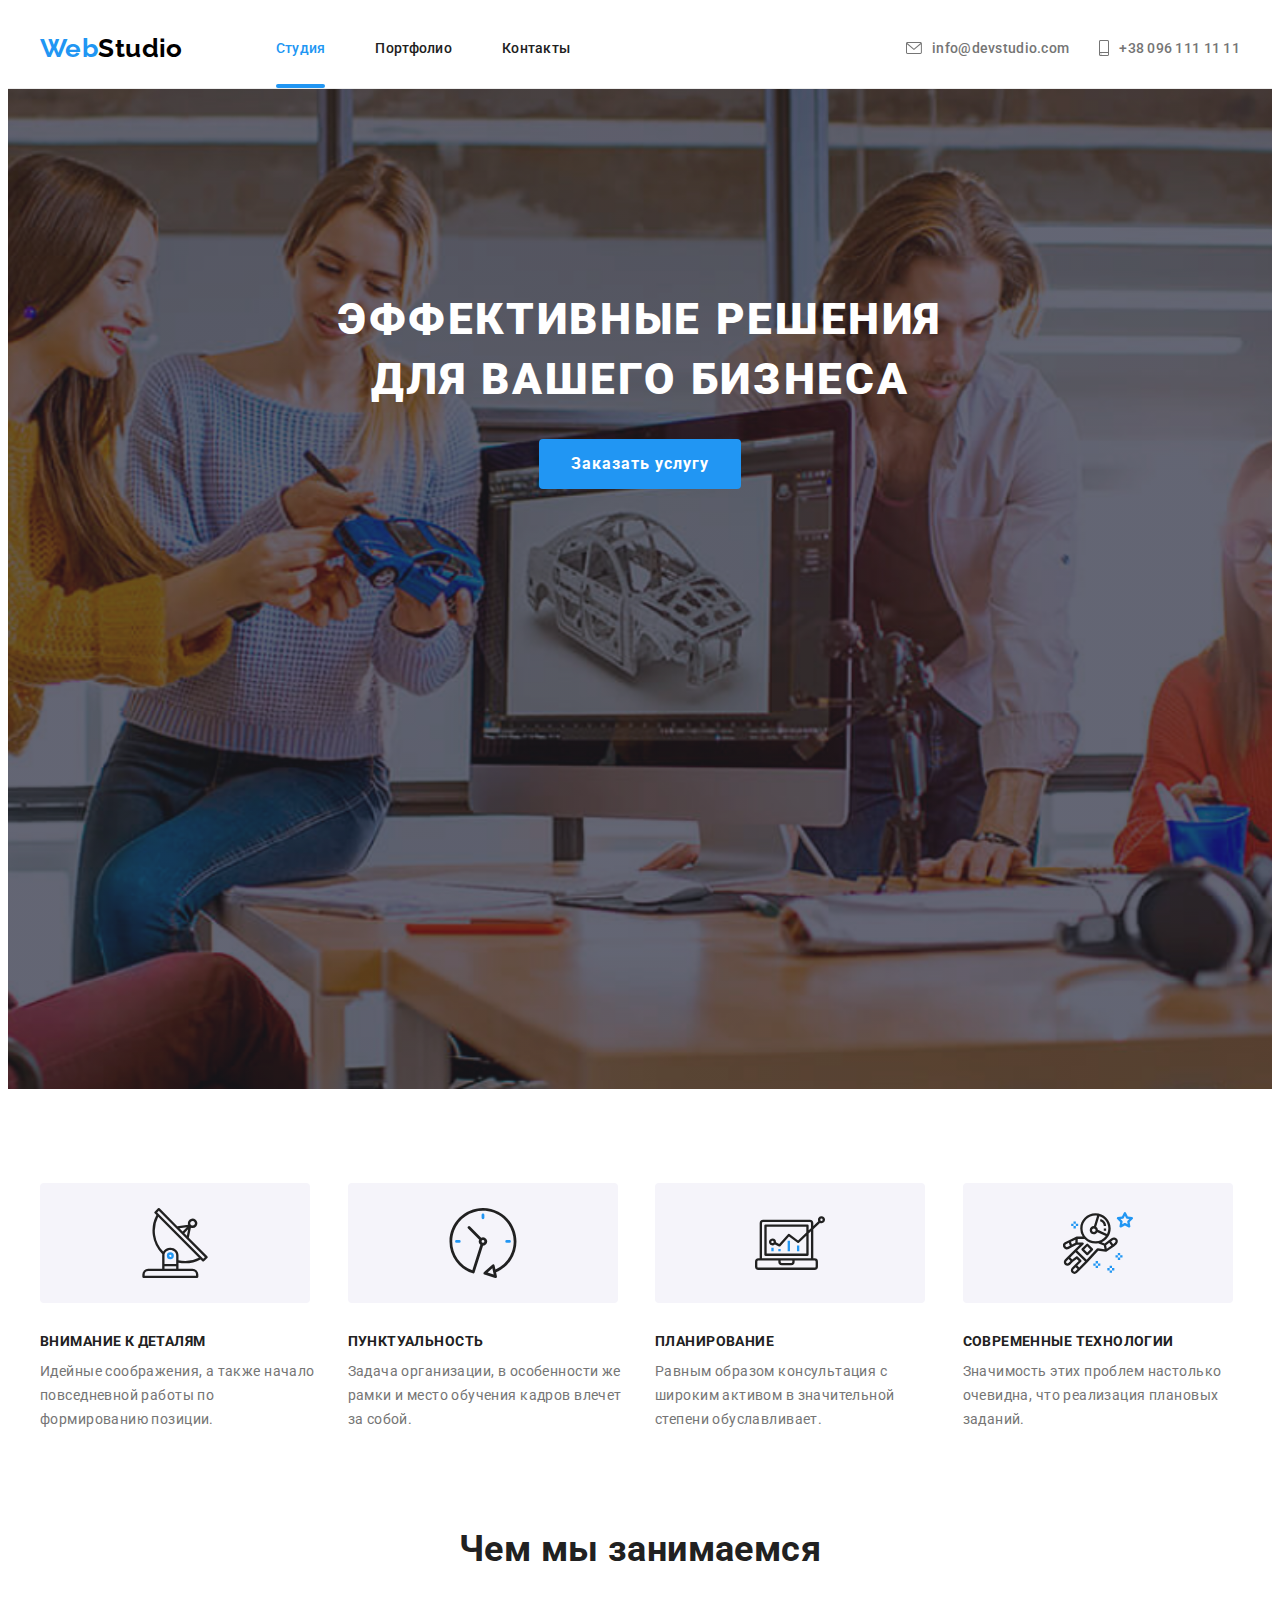
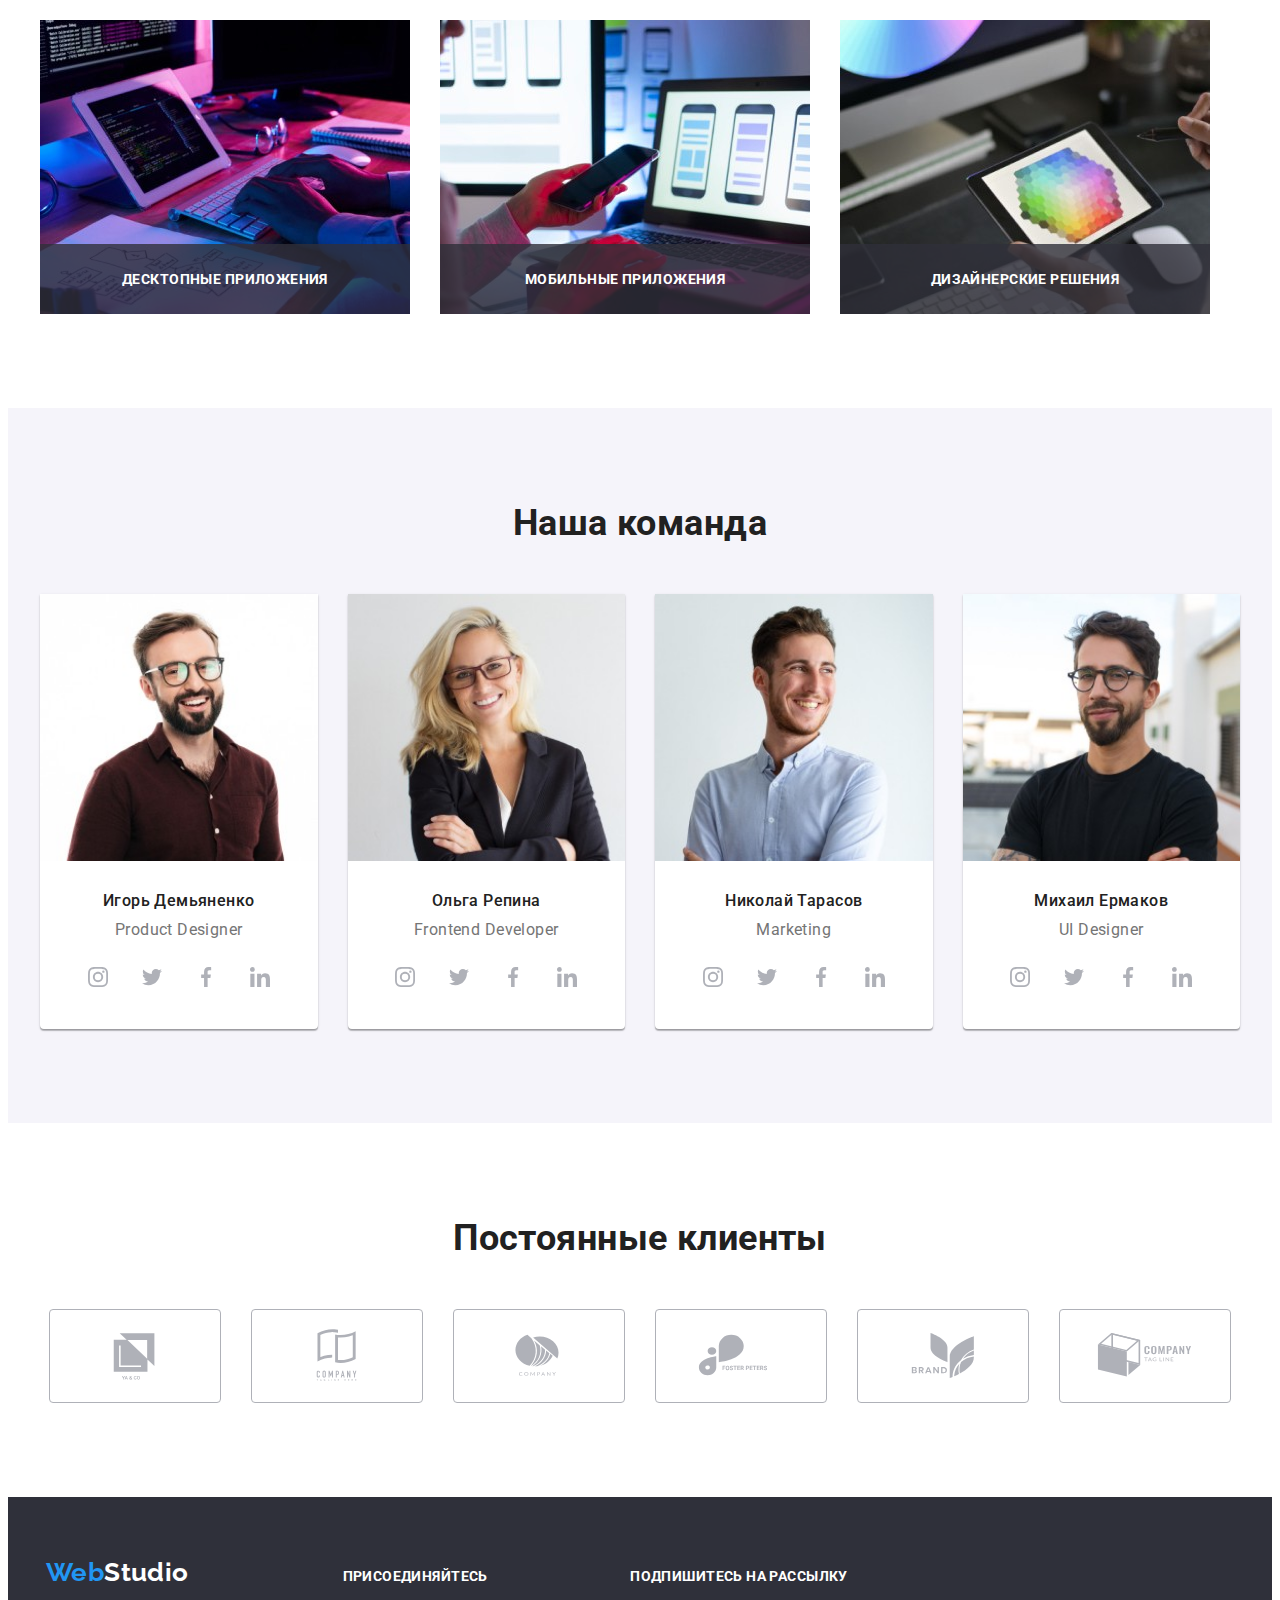
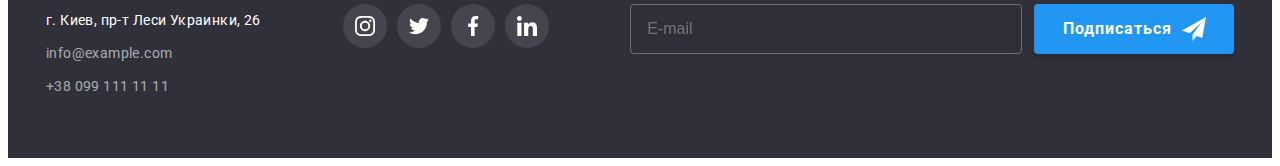
<file: index.html>
<!DOCTYPE html>
<html lang="ru">
  <head>
    <meta charset="UTF-8" />
    <meta http-equiv="X-UA-Compatible" content="IE=edge" />
    <meta name="viewport" content="width=device-width, initial-scale=1.0" />
    <title>Студия</title>
    <link rel="preconnect" href="https://fonts.googleapis.com" />
    <link rel="preconnect" href="https://fonts.gstatic.com" crossorigin />
    <link
      href="https://fonts.googleapis.com/css2?family=Raleway:wght@700&family=Roboto:wght@400;500;700;900&display=swap"
      rel="stylesheet"
    />
    <!-- Normalize start -->
    <link
      rel="stylesheet"
      href="https://cdnjs.cloudflare.com/ajax/libs/modern-normalize/1.1.0/modern-normalize.min.css"
      integrity="sha512-wpPYUAdjBVSE4KJnH1VR1HeZfpl1ub8YT/NKx4PuQ5NmX2tKuGu6U/JRp5y+Y8XG2tV+wKQpNHVUX03MfMFn9Q=="
      crossorigin="anonymous"
      referrerpolicy="no-referrer"
    />
    <!-- Normalize end -->
    <link rel="stylesheet" href="./css/main.min.css" />
    <!-- <link rel="stylesheet" href="./css/styles.css" /> -->
  </head>

  <body data-page>
    <header class="header">
      <div class="container header__container">
        <a class="nav__logo" href="./index.html"><span class="web">Web</span>Studio</a>

        <button class="menu-btn" type="button" data-menu-open>
          <svg class="menu-btn__icon" width="40" height="40">
            <use href="./images/icons.svg#burger-menu"></use>
          </svg>
        </button>
        <nav class="nav">
          <!-- <a class="nav__logo" href="./index.html"><span class="web">Web</span>Studio</a> -->

          <ul class="nav__list">
            <li class="nav__item">
              <a class="nav__link nav__link--current" href="./index.html">Студия</a>
            </li>
            <li class="nav__item">
              <a class="nav__link" href="./portfolio.html">Портфолио</a>
            </li>
            <li class="nav__item">
              <a class="nav__link" href="/">Контакты</a>
            </li>
          </ul>
        </nav>

        <ul class="header-contacts">
          <li class="header-contacts__item">
            <a class="header-contacts__mail header-contacts__link" href="mailto:info@devstudio.com"
              ><svg class="header-contacts__icon-mail header-contacts__icon">
                <use href="./images/icons.svg#envelope"></use></svg
              >info@devstudio.com</a
            >
          </li>
          <li class="header-contacts__item">
            <a class="header-contacts__phone header-contacts__link" href="tel:+380961111111"
              ><svg class="header-contacts__icon-phone header-contacts__icon">
                <use href="./images/icons.svg#smartphone"></use></svg
              >+38 096 111 11 11</a
            >
          </li>
        </ul>
      </div>
    </header>

    <main>
      <section class="hero hero__overlay">
        <div class="container">
          <h1 class="hero__title">Эффективные решения для вашего бизнеса</h1>
          <button class="hero__btn btn" type="button" data-modal-open>Заказать услугу</button>
        </div>
      </section> 

      <section class="feature">
        <div class="container feature__container">
          <!-- Скрытый заголовок-->
          <h2 class="visually-hidden">Особенности</h2>
          <ul class="feature__list">
            <li class="feature__item">
              <div class="feature__thumb">
                <svg class="feature__icons" width="70" height="70">
                  <use href="./images/icons.svg#antenna"></use>
                </svg>
              </div>
              <h3 class="feature__title">Внимание к деталям</h3>
              <p class="feature__descr">
                Идейные соображения, а также начало повседневной работы по формированию позиции.
              </p>
            </li>
            <li class="feature__item">
              <div class="feature__thumb">
                <svg class="feature__icons" width="70" height="70">
                  <use href="./images/icons.svg#clock"></use>
                </svg>
              </div>
              <h3 class="feature__title">Пунктуальность</h3>
              <p class="feature__descr">
                Задача организации, в особенности же рамки и место обучения кадров влечет за собой.
              </p>
            </li>
            <li class="feature__item">
              <div class="feature__thumb">
                <svg class="feature__icons" width="70" height="70">
                  <use href="./images/icons.svg#diagram"></use>
                </svg>
              </div>
              <h3 class="feature__title">Планирование</h3>
              <p class="feature__descr">
                Равным образом консультация с широким активом в значительной степени обуславливает.
              </p>
            </li>
            <li class="feature__item">
              <div class="feature__thumb">
                <svg class="feature__icons" width="70" height="70">
                  <use href="./images/icons.svg#astronaut"></use>
                </svg>
              </div>
              <h3 class="feature__title">Современные технологии</h3>
              <p class="feature__descr">
                Значимость этих проблем настолько очевидна, что реализация плановых заданий.
              </p>
            </li>
          </ul>
        </div>
      </section>

      <section class="info">
        <div class="container info__container">
          <h2 class="info__title title">Чем мы занимаемся</h2>

          <ul class="info__list">
            <li class="info__item">
              <img
                srcset="./images/about/img1@1x.jpg, ./images/about/img1@2x.jpg"
                src="./images/about/img1@1x.jpg"
                alt="верстка проекта"
                width="370"
                height="294"
                class="img"
              />
              <p class="info__text">Десктопные приложения</p>
            </li>
            <li class="info__item">
              <img
                srcset="./images/about/img2@1x.jpg, ./images/about/img2@2x.jpg"
                src="./images/about/img2@1x.jpg"
                alt="дизайн странички на телефоне"
                width="370"
                height="294"
                class="img"
              />
              <p class="info__text">Мобильные приложения</p>
            </li>
            <li class="info__item">
              <img
                srcset="./images/about/img3@1x.jpg, ./images/about/img3@2x.jpg"
                src="./images/about/img3@1x.jpg"
                alt="диаграмма цветовой гаммы"
                width="370"
                height="294"
                class="img"
              />
              <p class="info__text">Дизайнерские решения</p>
            </li>
          </ul>
        </div>
      </section>

      <section class="team">
        <div class="container team__container">
          <h2 class="team__title title">Наша команда</h2>
          <ul class="team__list">
            <li class="team__card">
              <img
                srcset="
                  ./images/team/ihor-270.jpg 270w,
                  ./images/team/ihor-354.jpg 354w,
                  ./images/team/ihor-450.jpg 450w,
                  ./images/team/ihor-540.jpg 540w,
                  ./images/team/ihor-708.jpg 708w,
                  ./images/team/ihor-900.jpg 900w
                "
                sizes="(min-width: 1200px) 270px, (min-width: 768px) 354px, 100vw"
                src="./images/team/ihor-270.jpg"
                alt="Игорь Демьяненко дизайнер"
                width="450"
                height="460"
                class="team__avatar"
              />
              <div class="team__name">
                <h3 class="team__subtitle">Игорь Демьяненко</h3>
                <p class="team__descr" lang="en">Product Designer</p>
                <ul class="team-socials">
                  <li class="team-socials__item">
                    <a
                      class="team-socials__link"
                      href=""
                      target="_blank"
                      rel="noopener noreferrer"
                      aria-label="instagram"
                    >
                      <svg class="team-socials__icon" width="20" height="20">
                        <use href="./images/icons.svg#instagram"></use>
                      </svg>
                    </a>
                  </li>
                  <li class="team-socials__item">
                    <a
                      class="team-socials__link"
                      href=""
                      target="_blank"
                      rel="noopener noreferrer"
                      aria-label="twitter"
                    >
                      <svg class="team-socials__icon" width="20" height="20">
                        <use href="./images/icons.svg#twitter"></use>
                      </svg>
                    </a>
                  </li>
                  <li class="team-socials__item">
                    <a
                      class="team-socials__link"
                      href=""
                      target="_blank"
                      rel="noopener noreferrer"
                      aria-label="facebook"
                    >
                      <svg class="team-socials__icon" width="20" height="20">
                        <use href="./images/icons.svg#facebook"></use>
                      </svg>
                    </a>
                  </li>
                  <li class="team-socials__item">
                    <a
                      class="team-socials__link"
                      href=""
                      target="_blank"
                      rel="noopener noreferrer"
                      aria-label="linkedin"
                    >
                      <svg class="team-socials__icon" width="20" height="20">
                        <use href="./images/icons.svg#linkedin"></use>
                      </svg>
                    </a>
                  </li>
                </ul>
              </div>
            </li>
            <li class="team__card">
              <img
                srcset="
                  ./images/team/olga-270.jpg 270w,
                  ./images/team/olga-354.jpg 354w,
                  ./images/team/olga-450.jpg 450w,
                  ./images/team/olga-540.jpg 540w,
                  ./images/team/olga-708.jpg 708w,
                  ./images/team/olga-900.jpg 900w
                "
                sizes="(min-width: 1200px) 270px, (min-width: 768px) 354px, 100vw"
                src="./images/team/olga-270.jpg"
                alt="Ольга Репина фронтенд разработчик"
                width="450"
                height="460"
                class="team__avatar"
              />
              <div class="team__name">
                <h3 class="team__subtitle">Ольга Репина</h3>
                <p class="team__descr" lang="en">Frontend Developer</p>
                <ul class="team-socials">
                  <li class="team-socials__item">
                    <a
                      class="team-socials__link"
                      href=""
                      target="_blank"
                      rel="noopener noreferrer"
                      aria-label="instagram"
                    >
                      <svg class="team-socials__icon" width="20" height="20">
                        <use href="./images/icons.svg#instagram"></use>
                      </svg>
                    </a>
                  </li>
                  <li class="team-socials__item">
                    <a
                      class="team-socials__link"
                      href=""
                      target="_blank"
                      rel="noopener noreferrer"
                      aria-label="twitter"
                    >
                      <svg class="team-socials__icon" width="20" height="20">
                        <use href="./images/icons.svg#twitter"></use>
                      </svg>
                    </a>
                  </li>
                  <li class="team-socials__item">
                    <a
                      class="team-socials__link"
                      href=""
                      target="_blank"
                      rel="noopener noreferrer"
                      aria-label="facebook"
                    >
                      <svg class="team-socials__icon" width="20" height="20">
                        <use href="./images/icons.svg#facebook"></use>
                      </svg>
                    </a>
                  </li>
                  <li class="team-socials__item">
                    <a
                      class="team-socials__link"
                      href=""
                      target="_blank"
                      rel="noopener noreferrer"
                      aria-label="linkedin"
                    >
                      <svg class="team-socials__icon" width="20" height="20">
                        <use href="./images/icons.svg#linkedin"></use>
                      </svg>
                    </a>
                  </li>
                </ul>
              </div>
            </li>
            <li class="team__card">
              <img
                srcset="
                  ./images/team/nicolas-270.jpg 270w,
                  ./images/team/nicolas-354.jpg 354w,
                  ./images/team/nicolas-450.jpg 450w,
                  ./images/team/nicolas-540.jpg 540w,
                  ./images/team/nicolas-708.jpg 708w,
                  ./images/team/nicolas-900.jpg 900w
                "
                sizes="(min-width: 1200px) 270px, (min-width: 768px) 354px, 100vw"
                src="./images/team/nicolas-270.jpg"
                alt="Николай Тарасов маркетолог"
                width="450"
                height="460"
                class="team__avatar"
              />
              <div class="team__name">
                <h3 class="team__subtitle">Николай Тарасов</h3>
                <p class="team__descr" lang="en">Marketing</p>
                <ul class="team-socials">
                  <li class="team-socials__item">
                    <a
                      class="team-socials__link"
                      href=""
                      target="_blank"
                      rel="noopener noreferrer"
                      aria-label="instagram"
                    >
                      <svg class="team-socials__icon" width="20" height="20">
                        <use href="./images/icons.svg#instagram"></use>
                      </svg>
                    </a>
                  </li>
                  <li class="team-socials__item">
                    <a
                      class="team-socials__link"
                      href=""
                      target="_blank"
                      rel="noopener noreferrer"
                      aria-label="twitter"
                    >
                      <svg class="team-socials__icon" width="20" height="20">
                        <use href="./images/icons.svg#twitter"></use>
                      </svg>
                    </a>
                  </li>
                  <li class="team-socials__item">
                    <a
                      class="team-socials__link"
                      href=""
                      target="_blank"
                      rel="noopener noreferrer"
                      aria-label="facebook"
                    >
                      <svg class="team-socials__icon" width="20" height="20">
                        <use href="./images/icons.svg#facebook"></use>
                      </svg>
                    </a>
                  </li>
                  <li class="team-socials__item">
                    <a
                      class="team-socials__link"
                      href=""
                      target="_blank"
                      rel="noopener noreferrer"
                      aria-label="linkedin"
                    >
                      <svg class="team-socials__icon" width="20" height="20">
                        <use href="./images/icons.svg#linkedin"></use>
                      </svg>
                    </a>
                  </li>
                </ul>
              </div>
            </li>
            <li class="team__card">
              <img
                srcset="
                  ./images/team/michael-270.jpg 270w,
                  ./images/team/michael-354.jpg 354w,
                  ./images/team/michael-450.jpg 450w,
                  ./images/team/michael-540.jpg 540w,
                  ./images/team/michael-708.jpg 708w,
                  ./images/team/michael-900.jpg 900w
                "
                sizes="(min-width: 1200px) 270px, (min-width: 768px) 354px, 100vw"
                src="./images/team/michael-270.jpg"
                alt="Михаил Ермаков UI-дизайнер"
                width="450"
                height="460"
                class="team__avatar"
              />
              <div class="team__name">
                <h3 class="team__subtitle">Михаил Ермаков</h3>
                <p class="team__descr" lang="en">UI Designer</p>
                <ul class="team-socials">
                  <li class="team-socials__item">
                    <a
                      class="team-socials__link"
                      href=""
                      target="_blank"
                      rel="noopener noreferrer"
                      aria-label="instagram"
                    >
                      <svg class="team-socials__icon" width="20" height="20">
                        <use href="./images/icons.svg#instagram"></use>
                      </svg>
                    </a>
                  </li>
                  <li class="team-socials__item">
                    <a
                      class="team-socials__link"
                      href=""
                      target="_blank"
                      rel="noopener noreferrer"
                      aria-label="twitter"
                    >
                      <svg class="team-socials__icon" width="20" height="20">
                        <use href="./images/icons.svg#twitter"></use>
                      </svg>
                    </a>
                  </li>
                  <li class="team-socials__item">
                    <a
                      class="team-socials__link"
                      href=""
                      target="_blank"
                      rel="noopener noreferrer"
                      aria-label="facebook"
                    >
                      <svg class="team-socials__icon" width="20" height="20">
                        <use href="./images/icons.svg#facebook"></use>
                      </svg>
                    </a>
                  </li>
                  <li class="team-socials__item">
                    <a
                      class="team-socials__link"
                      href=""
                      target="_blank"
                      rel="noopener noreferrer"
                      aria-label="linkedin"
                    >
                      <svg class="team-socials__icon" width="20" height="20">
                        <use href="./images/icons.svg#linkedin"></use>
                      </svg>
                    </a>
                  </li>
                </ul>
              </div>
            </li>
          </ul>
        </div>
      </section>
      <section class="clients">
        <div class="container clients__conteiner">
          <h2 class="clients__title title">Постоянные клиенты</h2>
          <ul class="clients__list">
            <li class="clients__item">
              <a
                class="clients__link"
                href=""
                target="_blank"
                rel="noopener noreferrer"
                aria-label="компания YA&CO"
              >
                <svg class="clients__icon" width="106" height="60">
                  <use href="./images/icons.svg#logo1"></use></svg
              ></a>
            </li>
            <li class="clients__item">
              <a
                class="clients__link"
                href=""
                target="_blank"
                rel="noopener noreferrer"
                aria-label="компания Tagline Here"
              >
                <svg class="clients__icon" width="106" height="60">
                  <use href="./images/icons.svg#logo2"></use></svg
              ></a>
            </li>
            <li class="clients__item">
              <a
                class="clients__link"
                href=""
                target="_blank"
                rel="noopener noreferrer"
                aria-label="компания Company"
              >
                <svg class="clients__icon" width="106" height="60">
                  <use href="./images/icons.svg#logo3"></use></svg
              ></a>
            </li>
            <li class="clients__item">
              <a
                class="clients__link"
                href=""
                target="_blank"
                rel="noopener noreferrer"
                aria-label="компания Foster Peters"
              >
                <svg class="clients__icon" width="106" height="60">
                  <use href="./images/icons.svg#logo4"></use></svg
              ></a>
            </li>
            <li class="clients__item">
              <a
                class="clients__link"
                href=""
                target="_blank"
                rel="noopener noreferrer"
                aria-label="компания Brand"
              >
                <svg class="clients__icon" width="106" height="60">
                  <use href="./images/icons.svg#logo5"></use></svg
              ></a>
            </li>
            <li class="clients__item">
              <a
                class="clients__link"
                href=""
                target="_blank"
                rel="noopener noreferrer"
                aria-label="компания Tagline"
              >
                <svg class="clients__icon" width="106" height="60">
                  <use href="./images/icons.svg#logo6"></use></svg
              ></a>
            </li>
          </ul>
        </div> 
      </section>
    </main>

    <footer class="footer">
      <div class="container footer__container">
        <div class="footer__part">
          <a class="footer__logo" href="./index.html"><span class="web">Web</span>Studio</a>

          <address class="footer__address">
            <ul class="footer__list">
              <li class="footer__item">
                <a
                  class="footer__link"
                  href="http://www.google.com/maps/place"
                  target="_blank"
                  rel="noopener noreferre"
                  >г. Киев, пр-т Леси Украинки, 26</a
                >
              </li>
              <li class="footer__item">
                <a class="footer__mail" href="mailto:info@example.com">info@example.com</a>
              </li>
              <li class="footer__item">
                <a class="footer__phone" href="tel:+380991111111">+38 099 111 11 11</a>
              </li>
            </ul>
          </address>
        </div>

        <div class="switch-footer">
          <p class="switch-footer__title">присоединяйтесь</p>
          <ul class="switch-footer__list">
            <li class="switch-footer__item">
              <a
                class="switch-footer__link"
                href=""
                target="_blank"
                rel="noopener noreferrer"
                aria-label="instagram"
              >
                <svg class="switch-footer__icon" width="20" height="20">
                  <use href="./images/icons.svg#instagram"></use>
                </svg>
              </a>
            </li>
            <li class="switch-footer__item">
              <a
                class="switch-footer__link"
                href=""
                target="_blank"
                rel="noopener noreferrer"
                aria-label="twitter"
              >
                <svg class="switch-footer__icon" width="20" height="20">
                  <use href="./images/icons.svg#twitter"></use>
                </svg>
              </a>
            </li>
            <li class="switch-footer__item">
              <a
                class="switch-footer__link"
                href=""
                target="_blank"
                rel="noopener noreferrer"
                aria-label="facebook"
              >
                <svg class="switch-footer__icon" width="20" height="20">
                  <use href="./images/icons.svg#facebook"></use>
                </svg>
              </a>
            </li>
            <li class="switch-footer__item">
              <a
                class="switch-footer__link"
                href=""
                target="_blank"
                rel="noopener noreferrer"
                aria-label="linkedin"
              >
                <svg class="switch-footer__icon" width="20" height="20">
                  <use href="./images/icons.svg#linkedin"></use>
                </svg>
              </a>
            </li>
          </ul>
        </div>

        <div class="footer-form">
          <p class="switch-footer__title">Подпишитесь на рассылку</p>
          <form class="footer-form__field">
            <label class="footer-form__label" for="email" aria-autocomplete="none"></label>
            <input class="footer-form__input" type="email" name="email" id="email" placeholder="E-mail" required />

            <button type="submit" class="footer__btn btn list">
              Подписаться<svg class="btn__icon" width="24" height="24">
                <use href="./images/icons.svg#icon-send"></use>
              </svg>
            </button>
          </form>
        </div>
      </div>
    </footer> 

    <!-- Modal window -->

    <div class="backdrop is-hidden" data-modal>
      <div class="modal">
        <button class="modal-btn" data-modal-close>
          <svg class="modal-btn-icon" width="14" height="14">
            <use href="./images/icons.svg#close-black"></use>
          </svg>
        </button>

        <form class="form-modal">
          <strong class="form-title">Оставьте свои данные, мы вам перезвоним</strong>
          <div class="form-group" role="group">
            <label class="form-field" autocomplet="off">
              <span class="form-label">Имя</span>
              <input class="form-input" type="text" name="name" placeholder=" " required />

              <svg class="form-icon" width="18" height="18">
                <use href="./images/icons.svg#person-black"></use>
              </svg>
            </label>

            <label class="form-field" autocomplet="off">
              <span class="form-label">Телефон</span>
              <input class="form-input" type="tel" name="tel" placeholder=" " required />

              <svg class="form-icon" width="18" height="18">
                <use href="./images/icons.svg#phone-black"></use>
              </svg>
            </label>

            <label class="form-field" autocomplet="off">
              <span class="form-label">Почта</span>
              <input class="form-input" type="email" name="email" placeholder=" " required />

              <svg class="form-icon" width="18" height="18">
                <use href="./images/icons.svg#email-black"></use>
              </svg>
            </label>

            <label class="form-field" autocomplet="off">
              <span class="form-label">Коментарий</span>
              <textarea
                class="comment"
                name="comment"
                rows="6"
                placeholder="Введите текст"               
              ></textarea>
            </label>
          </div>

          <label class="policy-label">
            <input
              class="policy-checkbox visually-hidden"
              type="checkbox"
              name="agreement"
              required
            />
            <svg class="policy-icon" width="16" height="15">
              <use class="policy-icon-uncheck" href="./images/icons.svg#icon-unchek"></use>
              <use class="policy-icon-check" href="./images/icons.svg#icon-check"></use>
            </svg>
            <span class="policy-text"
              >Соглашаюсь с рассылкой и принимаю
              <a class="policy-link" href="">Условия договора</a>
            </span>
          </label>

          <button class="form-btn" type="submit">Отправить</button>
        </form>
      </div>
    </div> 

    <!-- Mobile menu -->

    <div class="menu" data-menu>
      <button class="menu-close__btn" data-menu-close>
        <svg class="menu-close__icon" width="40" height="40">
          <use href="./images/icons.svg#menu-close"></use>
        </svg>
      </button>
      <div class="mobile__nav">
        <ul class="mobile__list">
          <li class="mobile__item">
            <a href="./index.html" class="mobile__link mobile__link--current">Студия</a>
          </li>
          <li class="mobile__item">
            <a href="./portfolio.html" class="mobile__link">Портфолио</a>
          </li>
          <li class="mobile__item">
            <a href="/" class="mobile__link">Контакты</a>
          </li>
        </ul>

        <ul class="mobile__list">
          <li class="mobile-contacts__item">
            <a href="tel:+380961111111" class="mobile-contacts__link-tel">+38 096 111 11 11</a>
          </li>
          <li class="mobile-contacts__item">
            <a href="mailto:info@devstudio.com" class="mobile-contacts__link-mail"
              >info@devstudio.com</a
            >
          </li>
        </ul>

        <ul class="mobile-socials__list">
          <li class="mobile-socials__item">
            <a
              href=""
              class="mobile-socials__link"
              target="_blank"
              rel="noopener noreferrer"
              aria-label="instagram"
              >Instagram</a
            >
          </li>
          <li class="mobile-socials__item">
            <a
              href=""
              class="mobile-socials__link"
              target="_blank"
              rel="noopener noreferrer"
              aria-label="twitter"
              >Twitter</a
            >
          </li>
          <li class="mobile-socials__item">
            <a
              href=""
              class="mobile-socials__link"
              target="_blank"
              rel="noopener noreferrer"
              aria-label="facebook"
              >Facebook</a
            >
          </li>
          <li class="mobile-socials__item">
            <a
              href=""
              class="mobile-socials__link"
              target="_blank"
              rel="noopener noreferrer"
              aria-label="linkedin"
              >LinkedIn</a
            >
          </li>
        </ul>
      </div>
    </div>

    <script src="./js/modal.js"></script>
    <script src="./js/menu.js"></script>
  </body>
</html>
</file>
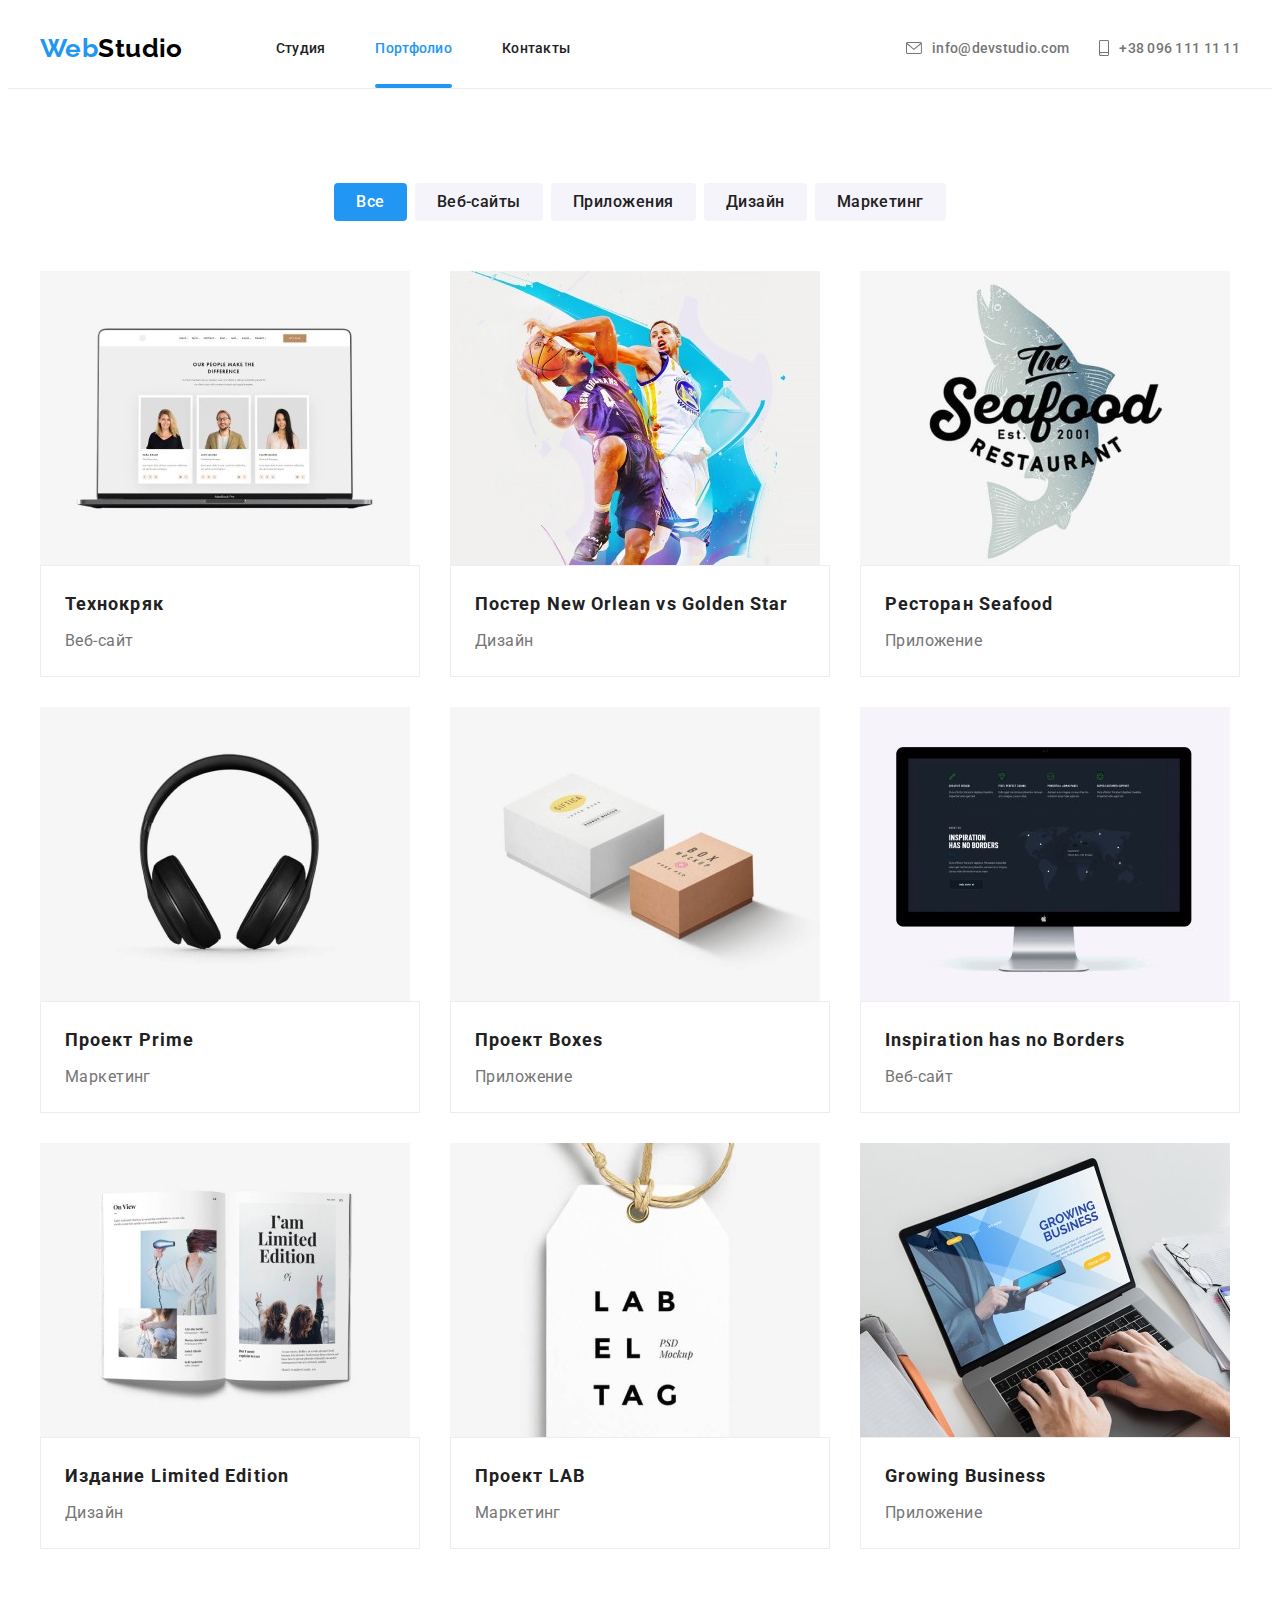
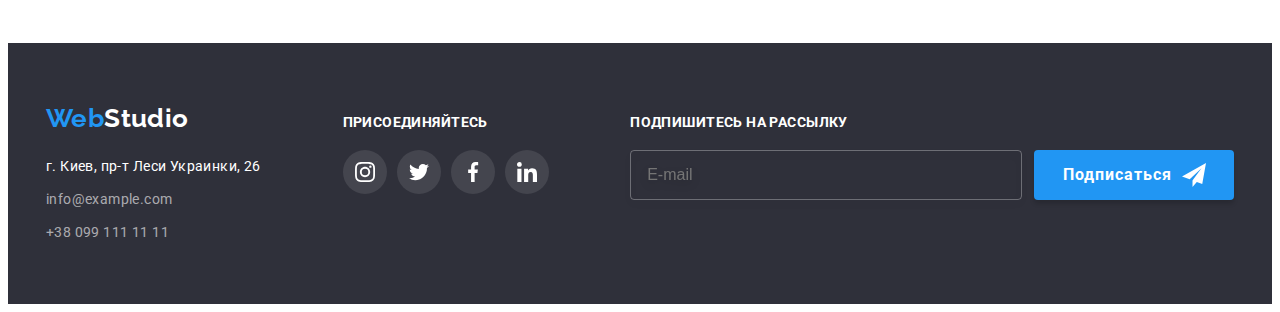
<file: portfolio.html>
<!DOCTYPE html>
<html lang="ru">
  <head>
    <meta charset="UTF-8" />
    <meta http-equiv="X-UA-Compatible" content="IE=edge" />
    <meta name="viewport" content="width=device-width, initial-scale=1.0" />
    <title>Портфолио</title>
    <link rel="preconnect" href="https://fonts.googleapis.com" />
    <link rel="preconnect" href="https://fonts.gstatic.com" crossorigin />
    <link
      href="https://fonts.googleapis.com/css2?family=Raleway:wght@700&family=Roboto:wght@400;500;700;900&display=swap"
      rel="stylesheet"
    />
    <!-- Normalize start -->
    <link
      rel="stylesheet"
      href="https://cdnjs.cloudflare.com/ajax/libs/modern-normalize/1.1.0/modern-normalize.min.css"
      integrity="sha512-wpPYUAdjBVSE4KJnH1VR1HeZfpl1ub8YT/NKx4PuQ5NmX2tKuGu6U/JRp5y+Y8XG2tV+wKQpNHVUX03MfMFn9Q=="
      crossorigin="anonymous"
      referrerpolicy="no-referrer"
    />
    <!-- Normalize end -->
    <link rel="stylesheet" href="./css/main.min.css" />
    <!-- <link rel="stylesheet" href="./css/styles.css" /> -->
  </head>

  <body data-page>
    <header class="header">
    <div class="container header__container">
        <a class="nav__logo" href="./index.html"><span class="web">Web</span>Studio</a>

        <button class="menu-btn" type="button" data-menu-open>
          <svg width="40" height="40">
            <use href="./images/icons.svg#burger-menu"></use>
          </svg>
        </button>
    <nav class="nav">
    <!-- <a class="nav__logo" href="./index.html"><span class="web">Web</span>Studio</a> -->
    
          <ul class="nav__list">
            <li class="nav__item">
              <a class="nav__link" href="./index.html">Студия</a>
            </li>
            <li class="nav__item">
              <a class="nav__link nav__link--current" href="./portfolio.html">Портфолио</a>
            </li>
            <li class="nav__item">
              <a class="nav__link" href="/">Контакты</a>
            </li>
          </ul>
        </nav>

    <ul class="header-contacts">
          <li class="header-contacts__item">
            <a class="header-contacts__mail header-contacts__link" href="mailto:info@devstudio.com"
              ><svg class="header-contacts__icon-mail header-contacts__icon">
                <use href="./images/icons.svg#envelope"></use></svg
              >info@devstudio.com</a
            >
          </li>
          <li class="header-contacts__item">
            <a class="header-contacts__phone  header-contacts__link" href="tel:+380961111111"
              ><svg class="header-contacts__icon-phone header-contacts__icon">
                <use href="./images/icons.svg#smartphone"></use></svg
              >+38 096 111 11 11</a
            >
          </li>
        </ul>
      </div>
    </header>

    <main>
      <section class="project">
        <div class="container">
          <!--Скрытый заголовок-->
          <h1 class="visually-hidden">Проекты</h1>
          <ul class="project-filters__list">
            <li class="project-filters__item">
              <button type="button" class="project-filters__btn btn project-filters__current-btn">Все</button>
            </li>
            <li class="filters-item">
              <button type="button" class="project-filters__btn btn">Веб-сайты</button>
            </li>
            <li class="filters-item">
              <button type="button" class="project-filters__btn btn">Приложения</button>
            </li>
            <li class="filters-item">
              <button type="button" class="project-filters__btn btn">Дизайн</button>
            </li>
            <li class="filters-item">
              <button type="button" class="project-filters__btn btn">Маркетинг</button>
            </li>
          </ul>

          <ul class="project-product__list">
            <li class="project-product__item">
              <a href="./portfolio.html" class="project-product__link">
                <div class="project-product__img">
                  <picture>
                    <!-- Desktop -->
                    <source
                      media="(min-width: 1200px)"
                      srcset="
                        ./images/portfolio/technok_lg@1x.webp 1x,
                        ./images/portfolio/technok_lg@2x.webp 2x
                      "
                      type="image/webp"
                    />
                    <source
                      media="(min-width: 1200px)"
                      srcset="
                        ./images/portfolio/technok_lg@1x.jpg 1x,
                        ./images/portfolio/technok_lg@2x.jpg 2x
                      "
                      type="image/jpg"
                    />
                    <!-- Tablet -->
                    <source
                      media="(min-width: 768px)"
                      srcset="
                        ./images/portfolio/technok_md@1x.webp 1x,
                        ./images/portfolio/technok_md@2x.webp 2x
                      "
                      type="image/webp"
                    />
                    <source
                      media="(min-width: 768px)"
                      srcset="
                        ./images/portfolio/technok_md@1x.jpg 1x,
                        ./images/portfolio/technok_md@2x.jpg 2x
                      "
                      type="image/jpg"
                    />
                    <!-- Mobile -->
                    <source
                      media="(max-width: 767px)"
                      srcset="
                        ./images/portfolio/technok_sm@1x.webp 1x,
                        ./images/portfolio/technok_sm@2x.webp 2x
                      "
                      type="image/webp"
                    />
                    <source
                      media="(max-width: 767px)"
                      srcset="
                        ./images/portfolio/technok_sm@1x.jpg 1x,
                        ./images/portfolio/technok_sm@2x.jpg 2x
                      "
                      type="image/jpg"
                    />
                    <img
                      class="img"
                      src="./images/portfolio/technok_sm@2x.jpg"
                      alt="три фото людей с команды на сайте"
                    />
                  </picture>

                  <div class="project-product__overlay">
                    <p class="project-product__text">
                      Ресурс предлагает комплексные предложения с разным уровнем функционала и
                      сервисов. Все это позволит посетителю получить исчерпывающие сведения о
                      компании или частном лице.
                    </p>
                  </div>
                </div>
                <div class="project-product__name">
                  <h2 class="project-product__title">Технокряк</h2>
                  <p class="project-product__descr">Веб-сайт</p>
                </div>
              </a>
            </li>
            <li class="project-product__item">
              <a href="./portfolio.html" class="project-product__link"
                ><div class="project-product__img">
                  <picture>
                    <!-- Desktop -->
                    <source
                      media="(min-width: 1200px)"
                      srcset="
                        ./images/portfolio/new_lg@1x.webp 1x,
                        ./images/portfolio/new_lg@2x.webp 2x
                      "
                      type="image/webp"
                    />
                    <source
                      media="(min-width: 1200px)"
                      srcset="
                        ./images/portfolio/new_lg@1x.jpg 1x,
                        ./images/portfolio/new_lg@2x.jpg 2x
                      "
                      type="image/jpg"
                    />
                    <!-- Tablet -->
                    <source
                      media="(min-width: 768px)"
                      srcset="
                        ./images/portfolio/new_md@1x.webp 1x,
                        ./images/portfolio/new_md@2x.webp 2x
                      "
                      type="image/webp"
                    />
                    <source
                      media="(min-width: 768px)"
                      srcset="
                        ./images/portfolio/new_md@1x.jpg 1x,
                        ./images/portfolio/new_md@2x.jpg 2x
                      "
                      type="image/jpg"
                    />
                    <!-- Mobile -->
                    <source
                      media="(max-width: 767px)"
                      srcset="
                        ./images/portfolio/new_sm@1x.webp 1x,
                        ./images/portfolio/new_sm@2x.webp 2x
                      "
                      type="image/webp"
                    />
                    <source
                      media="(max-width: 767px)"
                      srcset="
                        ./images/portfolio/new_sm@1x.jpg 1x,
                        ./images/portfolio/new_sm@2x.jpg 2x
                      "
                      type="image/jpg"
                    />
                    <img
                      class="img"
                      src="./images/portfolio/new-_sm@1x.jpg"
                      alt="два баскетболиста с мячом"
                    />
                  </picture>

                  <div class="project-product__overlay">
                    <p class="project-product__text">
                      Ресурс предлагает комплексные предложения с разным уровнем функционала и
                      сервисов. Все это позволит посетителю получить исчерпывающие сведения о
                      компании или частном лице.
                    </p>
                  </div>
                </div>
                <div class="project-product__name">
                  <h2 class="project-product__title" lang="en">Постер New Orlean vs Golden Star</h2>
                  <p class="project-product__descr">Дизайн</p>
                </div>
              </a>
            </li>
            <li class="project-product__item">
              <a href="./portfolio.html" class="project-product__link">
                <div class="project-product__img">
                  <picture>
                    <!-- Desktop -->
                    <source
                      media="(min-width: 1200px)"
                      srcset="
                        ./images/portfolio/seafood_lg@1x.webp 1x,
                        ./images/portfolio/seafood_lg@2x.webp 2x
                      "
                      type="image/webp"
                    />
                    <source
                      media="(min-width: 1200px)"
                      srcset="
                        ./images/portfolio/seafood_lg@1x.jpg 1x,
                        ./images/portfolio/seafood_lg@2x.jpg 2x
                      "
                      type="image/jpg"
                    />
                    <!-- Tablet -->
                    <source
                      media="(min-width: 768px)"
                      srcset="
                        ./images/portfolio/seafood_md@1x.webp 1x,
                        ./images/portfolio/seafood_md@2x.webp 2x
                      "
                      type="image/webp"
                    />
                    <source
                      media="(min-width: 768px)"
                      srcset="
                        ./images/portfolio/seafood_md@1x.jpg 1x,
                        ./images/portfolio/seafood_md@2x.jpg 2x
                      "
                      type="image/jpg"
                    />
                    <!-- Mobile -->
                    <source
                      media="(max-width: 767px)"
                      srcset="
                        ./images/portfolio/seafood_sm@1x.webp 1x,
                        ./images/portfolio/seafood_sm@2x.webp 2x
                      "
                      type="image/webp"
                    />
                    <source
                      media="(max-width: 767px)"
                      srcset="
                        ./images/portfolio/seafood_sm@1x.jpg 1x,
                        ./images/portfolio/seafood_sm@2x.jpg 2x
                      "
                      type="image/jpg"
                    />
                    <img class="img" src="./images/portfolio/seafood_sm@1x.jpg" alt="название ресторана Seafood" />
                  </picture>

                  <div class="project-product__overlay">
                    <p class="project-product__text">
                      Ресурс предлагает комплексные предложения с разным уровнем функционала и
                      сервисов. Все это позволит посетителю получить исчерпывающие сведения о
                      компании или частном лице.
                    </p>
                  </div>
                </div>
                <div class="project-product__name">
                  <h2 class="project-product__title" lang="en">Ресторан Seafood</h2>
                  <p class="project-product__descr">Приложение</p>
                </div>
              </a>
            </li>
            <li class="project-product__item">
              <a href="./portfolio.html" class="project-product__link"
                ><div class="project-product__img">
                  <picture>
                    <!-- Desktop -->
                    <source
                      media="(min-width: 1200px)"
                      srcset="
                        ./images/portfolio/prime_lg@1x.webp 1x,
                        ./images/portfolio/prime_lg@2x.webp 2x
                      "
                      type="image/webp"
                    />
                    <source
                      media="(min-width: 1200px)"
                      srcset="
                        ./images/portfolio/prime_lg@1x.jpg 1x,
                        ./images/portfolio/prime_lg@2x.jpg 2x
                      "
                      type="image/jpg"
                    />
                    <!-- Tablet -->
                    <source
                      media="(min-width: 768px)"
                      srcset="
                        ./images/portfolio/prime_md@1x.webp 1x,
                        ./images/portfolio/prime_md@2x.webp 2x
                      "
                      type="image/webp"
                    />
                    <source
                      media="(min-width: 768px)"
                      srcset="
                        ./images/portfolio/prime_md@1x.jpg 1x,
                        ./images/portfolio/prime_md@2x.jpg 2x
                      "
                      type="image/jpg"
                    />
                    <!-- Mobile -->
                    <source
                      media="(max-width: 767px)"
                      srcset="
                        ./images/portfolio/prime_sm@1x.webp 1x,
                        ./images/portfolio/prime_sm@2x.webp 2x
                      "
                      type="image/webp"
                    />
                    <source
                      media="(max-width: 767px)"
                      srcset="
                        ./images/portfolio/prime_sm@1x.jpg 1x,
                        ./images/portfolio/prime_sm@2x.jpg 2x
                      "
                      type="image/jpg"
                    />
                    <img class="img" src="./images/portfolio/prime_sm@1x.jpg" alt="наушники" />
                  </picture>

                  <div class="project-product__overlay">
                    <p class="project-product__text">
                      Ресурс предлагает комплексные предложения с разным уровнем функционала и
                      сервисов. Все это позволит посетителю получить исчерпывающие сведения о
                      компании или частном лице.
                    </p>
                  </div>
                </div>
                <div class="project-product__name">
                  <h2 class="project-product__title" lang="en">Проект Prime</h2>
                  <p class="project-product__descr">Маркетинг</p>
                </div>
              </a>
            </li>
            <li class="project-product__item">
              <a href="./portfolio.html" class="project-product__link"
                ><div class="project-product__img">
                  <picture>
                    <!-- Desktop -->
                    <source
                      media="(min-width: 1200px)"
                      srcset="
                        ./images/portfolio/boxes_lg@1x.webp 1x,
                        ./images/portfolio/boxes_lg@2x.webp 2x
                      "
                      type="image/webp"
                    />
                    <source
                      media="(min-width: 1200px)"
                      srcset="
                        ./images/portfolio/boxes_lg@1x.jpg 1x,
                        ./images/portfolio/boxes_lg@2x.jpg 2x
                      "
                      type="image/jpg"
                    />
                    <!-- Tablet -->
                    <source
                      media="(min-width: 768px)"
                      srcset="
                        ./images/portfolio/boxes_md@1x.webp 1x,
                        ./images/portfolio/boxes_md@2x.webp 2x
                      "
                      type="image/webp"
                    />
                    <source
                      media="(min-width: 768px)"
                      srcset="
                        ./images/portfolio/boxes_md@1x.jpg 1x,
                        ./images/portfolio/boxes_md@2x.jpg 2x
                      "
                      type="image/jpg"
                    />
                    <!-- Mobile -->
                    <source
                      media="(max-width: 767px)"
                      srcset="
                        ./images/portfolio/boxes_sm@1x.webp 1x,
                        ./images/portfolio/boxes_sm@2x.webp 2x
                      "
                      type="image/webp"
                    />
                    <source
                      media="(max-width: 767px)"
                      srcset="
                        ./images/portfolio/boxes_sm@1x.jpg 1x,
                        ./images/portfolio/boxes_sm@2x.jpg 2x
                      "
                      type="image/jpg"
                    />
                    <img class="img" src="./images/portfolio/boxes_sm@1x.jpg" alt="две коробки" />
                  </picture>

                  <div class="project-product__overlay">
                    <p class="project-product__text">
                      Ресурс предлагает комплексные предложения с разным уровнем функционала и
                      сервисов. Все это позволит посетителю получить исчерпывающие сведения о
                      компании или частном лице.
                    </p>
                  </div>
                </div>
                <div class="project-product__name">
                  <h2 class="project-product__title" lang="en">Проект Boxes</h2>
                  <p class="project-product__descr">Приложение</p>
                </div>
              </a>
            </li>
            <li class="project-product__item">
              <a href="./portfolio.html" class="project-product__link">
                <div class="project-product__img">
                  <picture>
                    <!-- Desktop -->
                    <source
                      media="(min-width: 1200px)"
                      srcset="
                        ./images/portfolio/borders_lg@1x.webp 1x,
                        ./images/portfolio/borders_lg@2x.webp 2x
                      "
                      type="image/webp"
                    />
                    <source
                      media="(min-width: 1200px)"
                      srcset="
                        ./images/portfolio/borders_lg@1x.jpg 1x,
                        ./images/portfolio/borders_lg@2x.jpg 2x
                      "
                      type="image/jpg"
                    />
                    <!-- Tablet -->
                    <source
                      media="(min-width: 768px)"
                      srcset="
                        ./images/portfolio/borders_md@1x.webp 1x,
                        ./images/portfolio/borders_md@2x.webp 2x
                      "
                      type="image/webp"
                    />
                    <source
                      media="(min-width: 768px)"
                      srcset="
                        ./images/portfolio/borders_md@1x.jpg 1x,
                        ./images/portfolio/borders_md@2x.jpg 2x
                      "
                      type="image/jpg"
                    />
                    <!-- Mobile -->
                    <source
                      media="(max-width: 767px)"
                      srcset="
                        ./images/portfolio/borders_sm@1x.webp 1x,
                        ./images/portfolio/borders_sm@2x.webp 2x
                      "
                      type="image/webp"
                    />
                    <source
                      media="(max-width: 767px)"
                      srcset="
                        ./images/portfolio/borders_sm@1x.jpg 1x,
                        ./images/portfolio/borders_sm@2x.jpg 2x
                      "
                      type="image/jpg"
                    />
                    <img
                      class="img"
                      src="./images/portfolio/borders_sm@1x.jpg"
                      alt="интернет-страница на мониторе"
                    />
                  </picture>

                  <div class="project-product__overlay">
                    <p class="project-product__text">
                      Ресурс предлагает комплексные предложения с разным уровнем функционала и
                      сервисов. Все это позволит посетителю получить исчерпывающие сведения о
                      компании или частном лице.
                    </p>
                  </div>
                </div>
                <div class="project-product__name">
                  <h2 class="project-product__title" lang="en">Inspiration has no Borders</h2>
                  <p class="project-product__descr">Веб-сайт</p>
                </div>
              </a>
            </li>
            <li class="project-product__item">
              <a href="./portfolio.html" class="project-product__link">
                <div class="project-product__img">
                  <picture>
                    <!-- Desktop -->
                    <source
                      media="(min-width: 1200px)"
                      srcset="
                        ./images/portfolio/limit_lg@1x.webp 1x,
                        ./images/portfolio/limit_lg@2x.webp 2x
                      "
                      type="image/webp"
                    />
                    <source
                      media="(min-width: 1200px)"
                      srcset="
                        ./images/portfolio/limit_lg@1x.jpg 1x,
                        ./images/portfolio/limit_lg@2x.jpg 2x
                      "
                      type="image/jpg"
                    />
                    <!-- Tablet -->
                    <source
                      media="(min-width: 768px)"
                      srcset="
                        ./images/portfolio/limit_md@1x.webp 1x,
                        ./images/portfolio/limit_md@2x.webp 2x
                      "
                      type="image/webp"
                    />
                    <source
                      media="(min-width: 768px)"
                      srcset="
                        ./images/portfolio/limit_md@1x.jpg 1x,
                        ./images/portfolio/limit_md@2x.jpg 2x
                      "
                      type="image/jpg"
                    />
                    <!-- Mobile -->
                    <source
                      media="(max-width: 767px)"
                      srcset="
                        ./images/portfolio/limit_sm@1x.webp 1x,
                        ./images/portfolio/limit_sm@2x.webp 2x
                      "
                      type="image/webp"
                    />
                    <source
                      media="(max-width: 767px)"
                      srcset="
                        ./images/portfolio/limit_sm@1x.jpg 1x,
                        ./images/portfolio/limit_sm@2x.jpg 2x
                      "
                      type="image/jpg"
                    />
                    <img
                      class="img"
                      src="./images/portfolio/limit_sm@1x.jpg"
                      alt="журнал в котором две статьи и три фотографии"
                    />
                  </picture>

                  <div class="project-product__overlay">
                    <p class="project-product__text">
                      Ресурс предлагает комплексные предложения с разным уровнем функционала и
                      сервисов. Все это позволит посетителю получить исчерпывающие сведения о
                      компании или частном лице.
                    </p>
                  </div>
                </div>
                <div class="project-product__name">
                  <h2 class="project-product__title" lang="en">Издание Limited Edition</h2>
                  <p class="project-product__descr">Дизайн</p>
                </div>
              </a>
            </li>
            <li class="project-product__item">
              <a href="./portfolio.html" class="project-product__link"
                ><div class="project-product__img">
                  <picture>
                    <!-- Desktop -->
                    <source
                      media="(min-width: 1200px)"
                      srcset="
                        ./images/portfolio/lab_lg@1x.webp 1x,
                        ./images/portfolio/lab_lg@2x.webp 2x
                      "
                      type="image/webp"
                    />
                    <source
                      media="(min-width: 1200px)"
                      srcset="
                        ./images/portfolio/lab_lg@1x.jpg 1x,
                        ./images/portfolio/lab_lg@2x.jpg 2x
                      "
                      type="image/jpg"
                    />
                    <!-- Tablet -->
                    <source
                      media="(min-width: 768px)"
                      srcset="
                        ./images/portfolio/lab_md@1x.webp 1x,
                        ./images/portfolio/lab_md@2x.webp 2x
                      "
                      type="image/webp"
                    />
                    <source
                      media="(min-width: 768px)"
                      srcset="
                        ./images/portfolio/lab_md@1x.jpg 1x,
                        ./images/portfolio/lab_md@2x.jpg 2x
                      "
                      type="image/jpg"
                    />
                    <!-- Mobile -->
                    <source
                      media="(max-width: 767px)"
                      srcset="
                        ./images/portfolio/lab_sm@1x.webp 1x,
                        ./images/portfolio/lab_sm@2x.webp 2x
                      "
                      type="image/webp"
                    />
                    <source
                      media="(max-width: 767px)"
                      srcset="
                        ./images/portfolio/lab_sm@1x.jpg 1x,
                        ./images/portfolio/lab_sm@2x.jpg 2x
                      "
                      type="image/jpg"
                    />
                    <img
                      class="img"
                      src="./images/portfolio/lab_sm@1x.jpg"
                      alt="бирка с надписью lab el tag"
                    />
                  </picture>

                  <div class="project-product__overlay">
                    <p class="project-product__text">
                      Ресурс предлагает комплексные предложения с разным уровнем функционала и
                      сервисов. Все это позволит посетителю получить исчерпывающие сведения о
                      компании или частном лице.
                    </p>
                  </div>
                </div>
                <div class="project-product__name">
                  <h2 class="project-product__title" lang="en">Проект LAB</h2>
                  <p class="project-product__descr">Маркетинг</p>
                </div>
              </a>
            </li>
            <li class="project-product__item">
              <a href="./portfolio.html" class="project-product__link policy-link"
                ><div class="project-product__img">
                  <picture>
                    <!-- Desktop -->
                    <source
                      media="(min-width: 1200px)"
                      srcset="
                        ./images/portfolio/growing_lg@1x.webp 1x,
                        ./images/portfolio/growing_lg@2x.webp 2x
                      "
                      type="image/webp"
                    />
                    <source
                      media="(min-width: 1200px)"
                      srcset="
                        ./images/portfolio/growing_lg@1x.jpg 1x,
                        ./images/portfolio/growing_lg@2x.jpg 2x
                      "
                      type="image/jpg"
                    />
                    <!-- Tablet -->
                    <source
                      media="(min-width: 768px)"
                      srcset="
                        ./images/portfolio/growing_md@1x.webp 1x,
                        ./images/portfolio/growing_md@2x.webp 2x
                      "
                      type="image/webp"
                    />
                    <source
                      media="(min-width: 768px)"
                      srcset="
                        ./images/portfolio/growing_md@1x.jpg 1x,
                        ./images/portfolio/growing_md@2x.jpg 2x
                      "
                      type="image/jpg"
                    />
                    <!-- Mobile -->
                    <source
                      media="(max-width: 767px)"
                      srcset="
                        ./images/portfolio/growing_sm@1x.webp 1x,
                        ./images/portfolio/growing_sm@2x.webp 2x
                      "
                      type="image/webp"
                    />
                    <source
                      media="(max-width: 767px)"
                      srcset="
                        ./images/portfolio/growing_sm@1x.jpg 1x,
                        ./images/portfolio/growing_sm@2x.jpg 2x
                      "
                      type="image/jpg"
                    />
                    <img
                      class="img"
                      src="./images/portfolio/growing_sm@1x.jpg"
                      alt="руки на клавиатуре ноутбука с открытой веб-страницей"
                    />
                  </picture>

                  <div class="project-product__overlay">
                    <p class="project-product__text">
                      Ресурс предлагает комплексные предложения с разным уровнем функционала и
                      сервисов. Все это позволит посетителю получить исчерпывающие сведения о
                      компании или частном лице.
                    </p>
                  </div>
                </div>
                <div class="project-product__name">
                  <h2 class="project-product__title" lang="en">Growing Business</h2>
                  <p class="project-product__descr">Приложение</p>
                </div>
              </a>
            </li>
          </ul>
        </div>
      </section>
    </main>

    <footer class="footer">
      <div class="container footer__container">
        <div class="footer__part">
          <a class="footer__logo" href="./index.html"><span class="web">Web</span>Studio</a>

          <address class="footer__address">
            <ul class="footer__list">
              <li class="footer__item">
                <a
                  class="footer__link"
                  href="http://www.google.com/maps/place"
                  target="_blank"
                  rel="noopener noreferre"
                  >г. Киев, пр-т Леси Украинки, 26</a
                >
              </li>
              <li class="footer__item">
                <a class="footer__mail" href="mailto:info@example.com">info@example.com</a>
              </li>
              <li class="footer__item">
                <a class="footer__phone" href="tel:+380991111111">+38 099 111 11 11</a>
              </li>
            </ul>
          </address>
        </div>

        <div class="switch-footer">
          <p class="switch-footer__title">присоединяйтесь</p>
          <ul class="switch-footer__list">
            <li class="switch-footer__item">
              <a
                class="switch-footer__link"
                href=""
                target="_blank"
                rel="noopener noreferrer"
                aria-label="instagram"
              >
                <svg class="switch-footer__icon" width="20" height="20">
                  <use href="./images/icons.svg#instagram"></use>
                </svg>
              </a>
            </li>
            <li class="switch-footer__item">
              <a
                class="switch-footer__link"
                href=""
                target="_blank"
                rel="noopener noreferrer"
                aria-label="twitter"
              >
                <svg class="switch-footer__icon" width="20" height="20">
                  <use href="./images/icons.svg#twitter"></use>
                </svg>
              </a>
            </li>
            <li class="sswitch-footer__item">
              <a
                class="switch-footer__link"
                href=""
                target="_blank"
                rel="noopener noreferrer"
                aria-label="facebook"
              >
                <svg class="switch-footer__icon" width="20" height="20">
                  <use href="./images/icons.svg#facebook"></use>
                </svg>
              </a>
            </li>
            <li class="switch-footer__item">
              <a
                class="switch-footer__link"
                href=""
                target="_blank"
                rel="noopener noreferrer"
                aria-label="linkedin"
              >
                <svg class="switch-footer__icon" width="20" height="20">
                  <use href="./images/icons.svg#linkedin"></use>
                </svg>
              </a>
            </li>
          </ul>
        </div>
        <div class="footer-form">
          <p class="switch-footer__title">Подпишитесь на рассылку</p>
          <form class="footer-form__field">
            <label class="footer-form__label" for="email" aria-autocomplete="none"></label>
            <input
              class="footer-form__input"
              type="email"
              name="email"
              id="email"
              placeholder="E-mail"
              required
            />

            <button type="submit" class="footer__btn btn list">
              Подписаться<svg class="btn__icon" width="24" height="24">
                <use href="./images/icons.svg#icon-send"></use>
              </svg>
            </button>
          </form>
        </div>
      </div>
    </footer>

    <!-- Mobile menu -->
    <div class="menu" data-menu>
      <button class="menu-close__btn" data-menu-close>
        <svg class="menu-close__icon" width="40" height="40">
          <use href="./images/icons.svg#menu-close"></use>
        </svg>
      </button>
      <div class="mobile__nav">
        <ul class="mobile__list">
          <li class="mobile__item">
            <a href="./index.html" class="mobile__link">Студия</a>
          </li>
          <li class="mobile__item">
            <a href="./portfolio.html" class="mobile__link mobile__link--current">Портфолио</a>
          </li>
          <li class="mobile__item">
            <a href="/" class="mobile__link">Контакты</a>
          </li>
        </ul>

        <ul class="mobile__list">
          <li class="mobile-contacts__item">
            <a href="tel:+380961111111" class="mobile-contacts__link-tel">+38 096 111 11 11</a>
          </li>
          <li class="mobile-contacts__item">
            <a href="mailto:info@devstudio.com" class="mobile-contacts__link-mail"
              >info@devstudio.com</a
            >
          </li>
        </ul>

        <ul class="mobile-socials__list">
          <li class="mobile-socials__item">
            <a
              href=""
              class="mobile-socials__link"
              target="_blank"
              rel="noopener noreferrer"
              aria-label="instagram"
              >Instagram</a
            >
          </li>
          <li class="mobile-socials__item">
            <a
              href=""
              class="mobile-socials__link"
              target="_blank"
              rel="noopener noreferrer"
              aria-label="twitter"
              >Twitter</a
            >
          </li>
          <li class="mobile-socials__item">
            <a
              href=""
              class="mobile-socials__link"
              target="_blank"
              rel="noopener noreferrer"
              aria-label="facebook"
              >Facebook</a
            >
          </li>
          <li class="mobile-socials__item">
            <a
              href=""
              class="mobile-socials__link"
              target="_blank"
              rel="noopener noreferrer"
              aria-label="linkedin"
              >LinkedIn</a
            >
          </li>
        </ul>
      </div>
    </div>
    
    <script src="./js/modal.js"></script>
    <script src="./js/menu.js"></script>
  </body>
</html>
</file>
<file: css/styles.css>
/* base styles */
/* .container {
  width: 1200px;
  margin-left: auto;
  margin-right: auto;
  padding-left: 15px;
  padding-right: 15px;
} */

/* .section {
  padding-top: 94px;
  padding-bottom: 94px;
} */

/* .title {
  font-weight: 700;
  font-size: 36px;
  line-height: calc(42 / 36);
  color: var(--main-txt-cl);
  margin-bottom: 50px;
  text-align: center;
} */

/* .btn {
  font-family: inherit;
  cursor: pointer;
  border-radius: 4px;
} */

/* logo */

/* .nav__logo {
  color: #000000;
  margin-right: 93px;
}

.web {
  color: var(--accent-txt-cl);
}

.footer__logo {
  color: var(--white-txt-cl);
  margin-bottom: 20px;
}

.nav__logo,
.footer__logo,
.web {
  font-family: var(--secondary-font);
  font-weight: 700;
  font-size: 26px;
  line-height: calc(31 / 26);
} */

/* HEADER */
/* .header {
  border-bottom: 1px solid var(--border-head-cl);
}

.header__container {
  display: flex;
  align-items: center;
} */

/* .nav {
  display: flex;
  margin-right: auto;
  align-items: center;
}

.nav__link {
  font-weight: 500;
  line-height: calc(16 / 14);
  letter-spacing: 0.02em;
  padding-top: 32px;
  padding-bottom: 31px;
  display: block;

  transition: color 250ms var(--timing-fuction);
}

.nav__link:hover,
.nav__link:focus {
  color: var(--accent-txt-cl);
}

.nav__link--current {
  color: var(--accent-txt-cl);
  position: relative;
}

.nav__link--current::after {
  content: '';
  position: absolute;
  left: 0;
  bottom: 0;
  display: block;
  width: 100%;
  height: 4px;
  border-radius: 2px;
  background-color: var(--accent-bg-cl);
}

.nav__list {
  display: flex;
  gap: 50px;
} */

/* .header-contacts {
  display: flex;
  align-items: center;
  gap: 30px;
}

.header-contacts__link {
  display: flex;
  align-items: center;
  padding-top: 32px;
  padding-bottom: 31px;
}

.header-contacts__icon {
  fill: currentColor;
  margin-right: 10px;
}

.header-contacts__icon-mail {
  width: 16px;
  height: 12px;
}
.header-contacts__icon-phone {
  width: 10px;
  height: 16px;
}

.header-contacts__mail {
  display: flex;
  align-items: center;
  font-weight: 500;
  line-height: calc(16 / 14);
  letter-spacing: 0.02em;
  color: var(--descr-txt-cl);
  padding-top: 32px;
  padding-bottom: 31px;

  transition: color 250ms var(--timing-fuction);
}

.header-contacts__mail:hover,
.header-contacts__mail:focus {
  color: var(--accent-txt-cl);
}

.header-contacts__phone {
  display: flex;
  align-items: center;
  font-weight: 500;
  line-height: calc(16 / 14);
  letter-spacing: 0.02em;
  color: var(--descr-txt-cl);
  padding-top: 32px;
  padding-bottom: 31px;

  transition: color 250ms var(--timing-fuction);
}

.header-contacts__phone:hover,
.header-contacts__phone:focus {
  color: var(--accent-txt-cl);
} */

/* MAIN */

/* .overlay {
  height: 600px;
  max-width: 1600px;
  margin-left: auto;
  margin-right: auto;
  background-image: linear-gradient(to right, rgba(47, 48, 58, 0.4), rgba(47, 48, 58, 0.4)),
    url(../images/Img.jpg);
  background-position: center;
  background-repeat: no-repeat;
  background-size: cover;
} */

/* .hero-section {
  background-color: var(--dark-bg-cl);
  padding: 200px 0;
  text-align: center;
}

.hero-title {
  font-weight: 900;
  font-size: 44px;
  line-height: calc(60 / 44);
  letter-spacing: 0.06em;
  text-transform: uppercase;
  color: var(--white-txt-cl);
  width: 696px;
  margin: 0 auto;
  text-align: center;
  margin-bottom: 30px;
}

.hero-btn {
  min-width: 200px;
  padding: 10px 32px;
  border: none;
  background-color: var(--accent-bg-cl);
  font-weight: 700;
  font-size: 16px;
  line-height: calc(30 / 16);
  letter-spacing: 0.06em;
  color: var(--white-txt-cl);

  transition: background-color 250ms var(--timing-fuction);
}

.hero-btn:hover,
.hero-btn:focus {
  background-color: var(--btn-bg-cl);
} */

/* .feature-list {
  display: flex;
  flex-basis: 270px;
  gap: 30px;
  align-items: center;
}

.feature-list__thumb {
  display: flex;
  width: 270px;
  height: 120px;
  background-color: var(--light-bg-cl);
  border-radius: 4px;
  align-items: center;
  justify-content: center;
  margin-bottom: 30px;
}

.feature-list__title {
  font-weight: 700;
  font-size: 14px;
  line-height: calc(16 / 14);
  text-transform: uppercase;
  color: var(--main-txt-cl);
  margin-bottom: 10px;
}
.feature-list__descr {
  line-height: 24px;
  color: var(--descr-txt-cl);
} */

/* .info {
  padding-top: 0;
}

.info-list {
  display: flex;
  gap: 30px;
  padding-top: 0;
}

.info-list__item {
  position: relative;
}

.info-list__text {
  font-weight: 700;
  font-size: 14px;
  line-height: calc(16 / 14);
  letter-spacing: 0.03em;
  text-transform: uppercase;
  color: var(--white-txt-cl);

  height: 70px;
  width: 100%;
  position: absolute;
  left: 0;
  bottom: 0;
  background-color: var(--dark-dec-bg-cl);

  display: flex;
  align-items: center;
  justify-content: center;
} */

/* .team {
  background-color: var(--light-bg-cl);
}

.team__list {
  display: flex;
  gap: 30px;
}

.team__card {
  background-color: var(--white-bg-cl);
  box-shadow: 0px 1px 3px rgba(0, 0, 0, 0.12), 0px 1px 1px rgba(0, 0, 0, 0.14),
    0px 2px 1px rgba(0, 0, 0, 0.2);
  border-radius: 0px 0px 4px 4px;
}

.team__name {
  padding: 30px 0;
}

.team__subtitle {
  font-weight: 500;
  font-size: 16px;
  line-height: calc(19 / 16);
  color: var(--main-txt-cl);
  margin-bottom: 10px;
  text-align: center;
}

.team__descr {
  font-size: 16px;
  line-height: calc(19 / 16);
  color: var(--descr-txt-cl);
  text-align: center;
  margin-bottom: 16px;
}

.team-socials {
  display: flex;
  justify-content: center;
  gap: 10px;
}

.team-socials__link {
  display: flex;
  align-items: center;
  justify-content: center;
  width: 44px;
  height: 44px;
  color: var(--icon-bg-cl);
  border-radius: 50%;

  transition: color 250ms var(--timing-fuction), background-color 250ms var(--timing-fuction);
}

.team-socials__link:hover,
.team-socials__link:focus {
  color: var(--white-bg-cl);
  background-color: var(--accent-bg-cl);
}

.team-socials__icon {
  fill: currentColor;
} */

/* Clients */

/* .clients__list {
  display: flex;
  align-items: center;
  gap: 30px;
}

.clients__link {
  display: flex;
  width: 170px;
  height: 92px;
  justify-content: center;
  align-items: center;
  border: 1px solid var(--icon-bg-cl);
  border-radius: 4px;
  color: var(--icon-bg-cl);

  transition: color 250ms var(--timing-fuction), border-color 250ms var(--timing-fuction);
}

.clients__icon {
  fill: currentColor;
}

.clients__link:hover,
.clients__link:focus {
  color: var(--accent-bg-cl);
  border-color: var(--accent-bg-cl);
} */

/* FOOTER */
/* 
.footer__container {
  display: flex;
  align-items: baseline;
}

.footer__part {
  margin-right: 70px;
}

.footer {
  background-color: var(--dark-bg-cl);
  padding-top: 60px;
  padding-bottom: 60px;
}

.footer__address {
  font-style: normal;
  margin-top: 20px;
}

.footer__link {
  line-height: calc(24 / 14);
  color: var(--white-txt-cl);

  transition: color 250ms var(--timing-fuction);
}

.footer__item {
  margin-bottom: 9px;
}

.footer__item:last-child {
  margin-bottom: 0;
}

.footer__mail,
.footer__phone {
  line-height: calc(24 / 14);
  color: var(--foot-txt-cl);

  transition: color 250ms var(--timing-fuction);
}

.foot:hover,
.foot:focus {
  color: var(--accent-txt-cl);
}
.switch-footer {
  margin-right: auto;
}

.switch-footer__title {
  font-weight: 700;
  line-height: calc(16 / 14);
  text-transform: uppercase;
  color: var(--white-txt-cl);
  margin-bottom: 20px;
}

.switch-footer__list {
  display: flex;
  align-items: center;
  justify-content: center;
  gap: 10px;
}

.switch-footer__link {
  display: flex;
  justify-content: center;
  align-items: center;
  width: 44px;
  height: 44px;
  fill: var(--white-bg-cl);
  background-color: var(--dark-icon-bg-cl);
  border-radius: 50%;

  transition: background-color 250ms var(--timing-fuction);
}

.switch-footer__link:hover,
.switch-footer__link:focus {
  background-color: #2196f3;
}

.footer-form__field {
  display: flex;
}

.footer-form__input {
  width: 358px;
  padding: 13px 16px;
  margin-right: 12px;
  outline: transparent;

  font-size: 16px;
  line-height: calc(20 / 16);
  color: var(--white-txt-cl);
  background-color: transparent;
  border: 1px solid var(--border-foot-cl);
  filter: drop-shadow(0px 4px 4px rgba(0, 0, 0, 0.15));
  border-radius: 4px;
}

.footer__btn {
  display: inline-flex;
  justify-content: center;
  align-items: center;
  width: 200px;

  font-weight: 700;
  font-size: 16px;
  line-height: calc(30 / 16);
  letter-spacing: 0.06em;
  color: var(--white-txt-cl);

  background-color: var(--accent-bg-cl);
  box-shadow: 0px 4px 4px rgba(0, 0, 0, 0.15);
  padding: 10px 28px;
  padding-left: 29px;
  border: none;

  transition: background-color 250ms var(--timing-fuction);
}

.footer__btn:hover,
.footer__btn:focus {
  background-color: var(--btn-bg-cl);
}

.btn__icon {
  fill: var(--white-bg-cl);
  margin-left: 10px;
} */

/* PORTFOLIO */

/* .filters-list {
  display: flex;
  justify-content: center;
  gap: 8px;
  margin-bottom: 50px;
}

.filters-btn {
  padding: 6px 22px;
  background-color: var(--light-bg-cl);
  font-weight: 500;
  font-size: 16px;
  line-height: calc(26 / 16);
  letter-spacing: 0.03em;
  color: var(--main-txt-cl);
  border: none;

  transition: background-color 250ms var(--timing-fuction), color 250ms var(--timing-fuction),
    box-shadow 250ms var(--timing-fuction);
}

.filters-btn:hover,
.filters-btn:focus {
  background-color: var(--accent-bg-cl);
  color: var(--white-txt-cl);
  box-shadow: 0px 3px 1px rgba(0, 0, 0, 0.1), 0px 1px 2px rgba(0, 0, 0, 0.08),
    0px 2px 2px rgba(0, 0, 0, 0.12);
}

.filters-btn-current {
  background-color: var(--accent-bg-cl);
  color: var(--white-txt-cl);
} */

/* .product-list {
  display: flex;
  flex-wrap: wrap;
  gap: 30px;
}

.product-item {
  flex-basis: calc((100% - 60px) / 3);
}

.product-img {
  position: relative;
  overflow: hidden;
}

.product-overlay {
  content: '';

  position: absolute;
  top: 0;
  left: 0;
  width: 100%;
  height: 100%;
  background-color: var(--overlay-bg-cl);

  transform: translateY(100%);
  opacity: 0;
  transition: transform 250ms var(--timing-fuction), opacity 250ms var(--timing-fuction);
}

.product-link:hover .product-overlay,
.product-link:focus .product-overlay {
  transform: translateY(0);
  opacity: 1;
}

.product-text {
  font-weight: 400;
  font-size: 18px;
  line-height: calc(28 / 18);
  color: var(--white-txt-cl);

  padding: 63px 24px;
}

.product-name {
  padding-top: 20px;
  padding-right: 24px;
  padding-bottom: 20px;
  padding-left: 24px;
  border: 1px solid var(--border-card-cl);
}

.product-title {
  font-weight: 700;
  font-size: 18px;
  line-height: calc(36 / 18);
  letter-spacing: 0.06em;
  color: var(--main-txt-cl);
  margin-bottom: 4px;
}

.product-descr {
  font-size: 16px;
  line-height: calc(30 / 16);
  color: var(--descr-txt-cl);
}

.product-link {
  display: block;

  transition: box-shadow 250ms var(--timing-fuction);
}
.product-link:hover,
.product-link:focus {
  box-shadow: 0px 1px 1px rgba(0, 0, 0, 0.12), 0px 4px 4px rgba(0, 0, 0, 0.06),
    1px 4px 6px rgba(0, 0, 0, 0.16);
} */

/* MODAL WINDOW */

/* .backdrop {
  position: fixed;
  top: 0;
  left: 0;
  width: 100%;
  height: 100%;

  background-color: var(--modal-bg-cl);

  opacity: 1;
  visibility: visible;
  transition: opacity 250ms var(--timing-fuction), visibility 250ms var(--timing-fuction);
}

.backdrop.is-hidden {
  opacity: 0;
  visibility: hidden;
  pointer-events: none;
}

.backdrop.is-hidden .modal {
  transform: translate(-50%, -50%) scale(0.9);
} */

/* .modal {
  position: absolute;
  top: 50%;
  left: 50%;

  width: 528px;
  height: 581px;
  padding: 40px;
  background-color: var(--white-bg-cl);
  box-shadow: 0px 1px 3px rgba(0, 0, 0, 0.12), 0px 1px 1px rgba(0, 0, 0, 0.14),
    0px 2px 1px rgba(0, 0, 0, 0.2);
  border-radius: 4px;

  transform: translate(-50%, -50%) scale(1);
  transition: transform 250ms var(--timing-fuction);
}

.modal-btn {
  position: absolute;
  top: 8px;
  right: 8px;

  display: flex;
  align-items: center;
  justify-content: center;

  width: 30px;
  height: 30px;
  border-radius: 50%;
  padding: 0;

  background: var(--white-bg-cl);
  border: 1px solid rgba(0, 0, 0, 0.1);
  cursor: pointer;
  color: black;

  transition: color 250ms var(--timing-fuction);
}

.modal-btn:hover,
.modal-btn:focus {
  color: var(--accent-bg-cl);
}

.modal-btn-icon {
  fill: currentColor;
}

.form-modal {
  text-align: center;
}

.form-title {
  display: inline-block;
  margin-bottom: 12px;

  font-weight: 700;
  font-size: 20px;
  line-height: calc(23 / 20);
  text-align: center;
}

.form-group {
  margin-bottom: 20px;
}

.form-field {
  display: block;
  position: relative;
  margin-bottom: 10px;
}

.form-field:last-child {
  margin-bottom: 0;
}

.form-label {
  display: block;
  text-align: left;
  margin-bottom: 4px;

  font-size: 12px;
  line-height: calc(14 / 12);
  letter-spacing: 0.01em;
  color: var(--descr-txt-cl);
}

.form-input,
.comment {
  width: 100%;
  padding: 12px 11px;
  padding-left: 42px;

  outline: transparent;
  border: 1px solid var(--border-form-cl);
  border-radius: 4px;

  transition: border-color 250ms var(--timing-fuction);
}

.comment {
  height: 120px;
  padding: 11px 12px;
  resize: none;

  font-size: 12px;
  line-height: calc(14 / 12);
  letter-spacing: 0.01em;
  color: var(--placeholder-txt-cl);
}

.comment:focus-within,
.comment:hover {
  border-color: var(--accent-bg-cl);
}

.form-icon {
  position: absolute;
  bottom: 11px;
  left: 12px;

  display: inline-block;
  fill: var(--main-txt-cl);

  transition: fill 250ms var(--timing-fuction);
}

.form-input:focus-within,
.form-input:hover {
  border-color: var(--accent-bg-cl);
}

.form-input:focus-within + .form-icon,
.form-input:hover + .form-icon {
  fill: var(--accent-txt-cl);
}

.policy-label {
  display: inline-flex;
  align-items: center;
  justify-content: center;
  gap: 8px;
  margin-bottom: 30px;
}

.policy-text {
  color: var(--descr-txt-cl);
  user-select: none;
  text-underline-position: under;
}

.policy-link {
  color: var(--accent-txt-cl);
}

.policy-checkbox:checked + .policy-icon .policy-icon-uncheck {
  opacity: 0;
  transition: opacity 250ms var(--timing-fuction);
}

.policy-icon-check {
  opacity: 0;
  transition: opacity 250ms var(--timing-fuction);
}
.policy-checkbox:checked + .policy-icon .policy-icon-check {
  opacity: 1;
}

.form-btn {
  display: inline-flex;
  align-items: center;
  width: 200px;

  font-weight: 700;
  font-size: 16px;
  line-height: calc(30 / 16);
  letter-spacing: 0.06em;
  color: var(--white-txt-cl);

  background-color: var(--btn-bg-cl);
  box-shadow: 0px 4px 4px rgba(0, 0, 0, 0.15);
  border-radius: 4px;

  padding: 10px 55px;
  padding-left: 56px;
  border: none;

  cursor: pointer;

  transition: background-color 250ms var(--timing-fuction);
}

.form-btn:hover,
.form-btn:focus {
  background-color: var(--accent-bg-cl);
} */
</file>
<file: css/main.min.css>
:root{--main-font: "Roboto", sans-serif;--secondary-font: "Raleway", sans-serif;--main-txt-cl: #212121;--accent-txt-cl: #2196f3;--white-txt-cl: #ffffff;--descr-txt-cl: #757575;--foot-txt-cl: rgba(255, 255, 255, 0.6);--placeholder-txt-cl: rgba(117, 117, 117, 0.5);--white-bg-cl: #ffffff;--light-bg-cl: #f5f4fa;--dark-bg-cl: #2f303a;--accent-bg-cl: #2196f3;--btn-bg-cl: #188ce8;--icon-bg-cl: #afb1b8;--dark-icon-bg-cl: rgba(255, 255, 255, 0.1);--dark-dec-bg-cl: rgba(47, 48, 58, 0.8);--modal-bg-cl: rgba(0, 0, 0, 0.2);--overlay-bg-cl: rgba(33, 150, 243, 0.9);--border-head-cl: #ececec;--border-card-cl: #eeeeee;--border-foot-cl: rgba(255, 255, 255, 0.3);--border-form-cl: rgba(33, 33, 33, 0.2);--timing-fuction: cubic-bezier(0.4, 0, 0.2, 1)}.visually-hidden{position:absolute;width:1px;height:1px;margin:-1px;border:0;padding:0;white-space:nowrap;-webkit-clip-path:inset(100%);clip-path:inset(100%);clip:rect(0 0 0 0);overflow:hidden}.project,.clients,.team,.feature{padding-top:60px;padding-bottom:60px}@media screen and (min-width: 1200px){.project,.clients,.team,.feature{padding-top:94px;padding-bottom:94px}}.switch-footer__link,.footer__phone,.footer__mail,.footer__link,.project-product__link,.clients__link,.team-socials__link,.nav__link,.header-contacts__link,.mobile-socials__link,.mobile-contacts__link-tel,.mobile-contacts__link-mail,.mobile__link,.nav__logo,.footer__logo,.web{text-decoration:none;color:currentColor}.switch-footer__list,.footer__list,.project-product__list,.project-filters__list,.clients__list,.team-socials,.team__list,.info__list,.feature__list,.nav__list,.header-contacts,.mobile-socials__list,.mobile__list{list-style:none;padding:0;margin:0}body{font-family:var(--main-font);font-size:14px;letter-spacing:.03em;color:var(--main-txt-cl);background-color:var(--white-bg-cl)}.no-scroll{overflow:hidden}h1,h2,h3,h4,h5,h6,p{margin:0}img{display:block;max-width:100%;height:auto;-o-object-fit:cover;object-fit:cover;-o-object-position:center;object-position:center}.btn{font-family:inherit;cursor:pointer;border-radius:4px}.container{padding-left:15px;padding-right:15px;margin-left:auto;margin-right:auto}@media screen and (min-width: 480px){.container{width:480px}}@media screen and (min-width: 768px){.container{width:768px}}@media screen and (min-width: 1200px){.container{width:1200px}}.nav__logo{color:#000;padding-top:16px;padding-bottom:16px}.web{color:var(--accent-txt-cl)}.footer__logo{color:var(--white-txt-cl);margin-bottom:20px}.nav__logo,.footer__logo,.web{font-family:var(--secondary-font);font-weight:700;font-size:26px;line-height:1.1923076923}@media screen and (min-width: 768px){.nav__logo{margin-right:88px;padding:0}}@media screen and (min-width: 1200px){.nav__logo{margin-right:93px}}.title{font-weight:700;font-size:28px;line-height:1.1785714286;color:var(--main-txt-cl);margin-bottom:30px;text-align:center}@media screen and (min-width: 1200px){.title{font-size:36px;line-height:1.1666666667;margin-bottom:50px}}.backdrop{position:fixed;top:0;left:0;width:100%;height:100%;background-color:var(--modal-bg-cl);opacity:1;visibility:visible;-webkit-transition:opacity 250ms var(--timing-fuction),visibility 250ms var(--timing-fuction);transition:opacity 250ms var(--timing-fuction),visibility 250ms var(--timing-fuction)}.backdrop.is-hidden{opacity:0;visibility:hidden;pointer-events:none}.backdrop.is-hidden .modal{-webkit-transform:translate(-50%, -50%) scale(0.9);transform:translate(-50%, -50%) scale(0.9)}.modal{position:absolute;top:50%;left:50%;width:450px;height:609px;padding:40px;background-color:var(--white-bg-cl);-webkit-box-shadow:0px 1px 3px rgba(0,0,0,.12),0px 1px 1px rgba(0,0,0,.14),0px 2px 1px rgba(0,0,0,.2);box-shadow:0px 1px 3px rgba(0,0,0,.12),0px 1px 1px rgba(0,0,0,.14),0px 2px 1px rgba(0,0,0,.2);border-radius:4px;-webkit-transform:translate(-50%, -50%) scale(1);transform:translate(-50%, -50%) scale(1);-webkit-transition:-webkit-transform 250ms var(--timing-fuction);transition:-webkit-transform 250ms var(--timing-fuction);transition:transform 250ms var(--timing-fuction);transition:transform 250ms var(--timing-fuction), -webkit-transform 250ms var(--timing-fuction)}@media screen and (max-width: 450px){.modal{width:100vw}}@media screen and (min-width: 1200px){.modal{width:528px;height:581px}}.modal-btn{position:absolute;top:8px;right:8px;display:-webkit-box;display:-ms-flexbox;display:flex;-webkit-box-align:center;-ms-flex-align:center;align-items:center;-webkit-box-pack:center;-ms-flex-pack:center;justify-content:center;width:30px;height:30px;border-radius:50%;padding:0;background:var(--white-bg-cl);border:1px solid rgba(0,0,0,.1);cursor:pointer;color:#000;-webkit-transition:color 250ms var(--timing-fuction);transition:color 250ms var(--timing-fuction)}.modal-btn:hover,.modal-btn:focus{color:var(--accent-bg-cl)}.modal-btn-icon{fill:currentColor}.form-modal{text-align:center}.form-title{display:inline-block;margin-bottom:12px;font-weight:700;font-size:20px;line-height:1.5;text-align:center}@media screen and (min-width: 1200px){.form-title{line-height:1.15}}.form-group{margin-bottom:20px}.form-field{display:block;position:relative;margin-bottom:10px}.form-field:last-child{margin-bottom:0}.form-label{display:block;text-align:left;margin-bottom:4px;font-size:12px;line-height:1.1666666667;letter-spacing:.01em;color:var(--descr-txt-cl)}.form-input{width:100%;padding:12px 11px;padding-left:42px;outline:rgba(0,0,0,0);border:1px solid var(--border-form-cl);border-radius:4px;-webkit-transition:border-color 250ms var(--timing-fuction);transition:border-color 250ms var(--timing-fuction)}.form-input:focus-within,.form-input:hover{border-color:var(--accent-bg-cl)}.form-input:focus-within+.form-icon,.form-input:hover+.form-icon{fill:var(--accent-txt-cl)}.comment{width:100%;height:120px;padding:16px 12px;resize:none;outline:rgba(0,0,0,0);border:1px solid var(--border-form-cl);border-radius:4px;-webkit-transition:border-color 250ms var(--timing-fuction);transition:border-color 250ms var(--timing-fuction);font-size:12px;line-height:1.1666666667;letter-spacing:.01em;color:var(--placeholder-txt-cl)}.comment:focus-within,.comment:hover{border-color:var(--accent-bg-cl)}.form-icon{position:absolute;bottom:11px;left:12px;display:inline-block;fill:var(--main-txt-cl);-webkit-transition:fill 250ms var(--timing-fuction);transition:fill 250ms var(--timing-fuction)}.policy-label{display:-webkit-inline-box;display:-ms-inline-flexbox;display:inline-flex;-webkit-box-align:center;-ms-flex-align:center;align-items:center;-webkit-box-pack:center;-ms-flex-pack:center;justify-content:center;gap:8px;margin-bottom:30px}.policy-text{font-size:12px;line-height:1.1666666667;color:var(--descr-txt-cl);-webkit-user-select:none;-moz-user-select:none;-ms-user-select:none;user-select:none;text-underline-position:under}@media screen and (min-width: 1200px){.policy-text{font-size:14px;line-height:1.7142857143}}.policy-link{color:var(--accent-txt-cl)}.policy-checkbox:checked+.policy-icon .policy-icon-uncheck{opacity:0;-webkit-transition:opacity 250ms var(--timing-fuction);transition:opacity 250ms var(--timing-fuction)}.policy-icon-check{opacity:0;-webkit-transition:opacity 250ms var(--timing-fuction);transition:opacity 250ms var(--timing-fuction)}.policy-checkbox:checked+.policy-icon .policy-icon-check{opacity:1}.form-btn{display:-webkit-inline-box;display:-ms-inline-flexbox;display:inline-flex;-webkit-box-align:center;-ms-flex-align:center;align-items:center;width:200px;font-weight:700;font-size:16px;line-height:1.875;letter-spacing:.06em;color:var(--white-txt-cl);background-color:var(--btn-bg-cl);-webkit-box-shadow:0px 4px 4px rgba(0,0,0,.15);box-shadow:0px 4px 4px rgba(0,0,0,.15);border-radius:4px;padding:10px 55px;padding-left:56px;border:none;cursor:pointer;-webkit-transition:background-color 250ms var(--timing-fuction);transition:background-color 250ms var(--timing-fuction)}.form-btn:hover,.form-btn:focus{background-color:var(--accent-bg-cl)}.footer-form__field{display:-webkit-box;display:-ms-flexbox;display:flex;-ms-flex-wrap:wrap;flex-wrap:wrap;-webkit-box-pack:center;-ms-flex-pack:center;justify-content:center}@media screen and (min-width: 768px){.footer-form__field{-webkit-box-orient:vertical;-webkit-box-direction:normal;-ms-flex-direction:column;flex-direction:column;-webkit-box-align:center;-ms-flex-align:center;align-items:center}}@media screen and (min-width: 1200px){.footer-form__field{-ms-flex-wrap:nowrap;flex-wrap:nowrap;-webkit-box-orient:horizontal;-webkit-box-direction:normal;-ms-flex-direction:row;flex-direction:row}}.footer-form__input{width:100%;padding:14px 16px;margin-bottom:20px;outline:rgba(0,0,0,0);font-size:16px;line-height:1.25;color:var(--white-txt-cl);background-color:rgba(0,0,0,0);border:1px solid var(--border-foot-cl);-webkit-filter:drop-shadow(0px 4px 4px rgba(0, 0, 0, 0.15));filter:drop-shadow(0px 4px 4px rgba(0, 0, 0, 0.15));border-radius:4px}@media screen and (min-width: 768px){.footer-form__input{width:450px}}@media screen and (min-width: 1200px){.footer-form__input{width:358px;margin-right:12px;margin-bottom:0}}.footer__btn{display:-webkit-inline-box;display:-ms-inline-flexbox;display:inline-flex;-webkit-box-pack:center;-ms-flex-pack:center;justify-content:center;-webkit-box-align:center;-ms-flex-align:center;align-items:center;width:200px;font-weight:700;font-size:16px;line-height:1.875;letter-spacing:.06em;color:var(--white-txt-cl);background-color:var(--accent-bg-cl);-webkit-box-shadow:0px 4px 4px rgba(0,0,0,.15);box-shadow:0px 4px 4px rgba(0,0,0,.15);padding:10px 28px;padding-left:29px;border:none;-webkit-transition:background-color 250ms var(--timing-fuction);transition:background-color 250ms var(--timing-fuction)}.footer__btn:hover,.footer__btn:focus{background-color:var(--btn-bg-cl)}.btn__icon{fill:var(--white-bg-cl);margin-left:10px}.menu-btn{display:-webkit-inline-box;display:-ms-inline-flexbox;display:inline-flex;-webkit-box-align:center;-ms-flex-align:center;align-items:center;-webkit-box-pack:center;-ms-flex-pack:center;justify-content:center;width:24px;height:16px;background-color:rgba(0,0,0,0);border:none;padding:0;margin-left:auto;cursor:pointer;-webkit-transition:color 250ms var(--timing-fuction);transition:color 250ms var(--timing-fuction)}.menu-btn:hover,.menu-btn:focus{color:var(--accent-bg-cl)}.menu-btn__icon{fill:currentColor}@media screen and (min-width: 768px){.menu-btn{display:none}}.menu-btn{position:absolute;top:22px;right:23px}.menu{position:fixed;top:0;left:0;width:100%;height:100%;display:-webkit-box;display:-ms-flexbox;display:flex;background-color:var(--white-bg-cl);z-index:100;-webkit-transform:translateX(100%);transform:translateX(100%);-webkit-transition:-webkit-transform 250ms var(--timing-fuction);transition:-webkit-transform 250ms var(--timing-fuction);transition:transform 250ms var(--timing-fuction);transition:transform 250ms var(--timing-fuction), -webkit-transform 250ms var(--timing-fuction)}@media screen and (min-width: 768px){.menu{display:none}}.menu.is-open{-webkit-transform:translateX(0);transform:translateX(0)}.menu-close__btn{position:absolute;top:10px;right:15px;width:40px;height:40px;background-color:rgba(0,0,0,0);border:none;cursor:pointer;color:var(--main-txt-cl);-webkit-transition:color 250ms var(--timing-fuction);transition:color 250ms var(--timing-fuction)}.menu-close__btn:hover,.menu-close__btn:focus{color:var(--accent-bg-cl)}.menu-close__icon{fill:currentColor}.mobile__nav{display:-webkit-box;display:-ms-flexbox;display:flex;-webkit-box-orient:vertical;-webkit-box-direction:normal;-ms-flex-direction:column;flex-direction:column;font-weight:500;letter-spacing:.02em;padding:48px 40px}.mobile__list:first-child{margin-bottom:auto}.mobile__list:nth-child(2){margin-bottom:64px}.mobile__item:not(:last-child){margin-bottom:32px}.mobile__link{font-size:40px;line-height:1.175}.mobile__link--current{color:var(--accent-txt-cl)}.mobile-contacts__item:not(:last-child){margin-bottom:32px}.mobile-contacts__link-tel{font-size:34px;line-height:1.1764705882;color:var(--accent-txt-cl)}.mobile-contacts__link-mail{font-size:24px;line-height:1.1666666667;color:var(--descr-txt-cl)}.mobile-socials__link{font-size:18px;line-height:1.2222222222;color:var(--accent-txt-cl)}.mobile-socials__list{display:-webkit-box;display:-ms-flexbox;display:flex;-ms-flex-wrap:wrap;flex-wrap:wrap;gap:10px}.mobile-socials__item:not(:last-child) .mobile-socials__link{display:-webkit-box;display:-ms-flexbox;display:flex;padding-right:10px;border-right:1px solid rgba(33,33,33,.2)}.header{border-bottom:1px solid var(--border-head-cl)}.header__container{display:-webkit-box;display:-ms-flexbox;display:flex;-webkit-box-align:center;-ms-flex-align:center;align-items:center}.header-contacts{display:-webkit-box;display:-ms-flexbox;display:flex;-ms-flex-wrap:wrap;flex-wrap:wrap;-webkit-box-align:center;-ms-flex-align:center;align-items:center;margin-left:84px;gap:10px}@media screen and (min-width: 1200px){.header-contacts{gap:30px}}.header-contacts__link{display:-webkit-box;display:-ms-flexbox;display:flex;-webkit-box-align:center;-ms-flex-align:center;align-items:center}@media screen and (min-width: 1200px){.header-contacts__link{padding-top:32px;padding-bottom:32px}}.header-contacts__icon{fill:currentColor;margin-right:8px}@media screen and (min-width: 1200px){.header-contacts__icon{margin-right:10px}}.header-contacts__icon-mail{width:16px;height:12px}.header-contacts__icon-phone{width:10px;height:16px}.header-contacts__mail{display:-webkit-box;display:-ms-flexbox;display:flex;-webkit-box-align:center;-ms-flex-align:center;align-items:center;font-weight:500;font-size:12px;line-height:1.1666666667;letter-spacing:.02em;color:var(--descr-txt-cl);-webkit-transition:color 250ms var(--timing-fuction);transition:color 250ms var(--timing-fuction)}.header-contacts__mail:hover,.header-contacts__mail:focus{color:var(--accent-txt-cl)}@media screen and (max-width: 767px){.header-contacts__mail{display:none}}@media screen and (min-width: 1200px){.header-contacts__mail{font-size:14px;line-height:1.1428571429}}.header-contacts__phone{display:-webkit-box;display:-ms-flexbox;display:flex;-webkit-box-align:center;-ms-flex-align:center;align-items:center;font-weight:500;font-size:12px;line-height:1.1666666667;letter-spacing:.02em;color:var(--descr-txt-cl);-webkit-transition:color 250ms var(--timing-fuction);transition:color 250ms var(--timing-fuction)}.header-contacts__phone:hover,.header-contacts__phone:focus{color:var(--accent-txt-cl)}@media screen and (max-width: 767px){.header-contacts__phone{display:none}}@media screen and (min-width: 1200px){.header-contacts__phone{font-size:14px;line-height:1.1428571429}}.nav{display:none}@media screen and (min-width: 768px){.nav{display:-webkit-box;display:-ms-flexbox;display:flex;margin-right:auto;-webkit-box-align:center;-ms-flex-align:center;align-items:center}}.nav__link{font-weight:500;line-height:1.1428571429;letter-spacing:.02em;padding-top:32px;padding-bottom:32px;display:block;-webkit-transition:color 250ms var(--timing-fuction);transition:color 250ms var(--timing-fuction)}.nav__link:hover,.nav__link:focus{color:var(--accent-txt-cl)}.nav__link--current{color:var(--accent-txt-cl);position:relative}.nav__link--current::after{content:"";position:absolute;left:0;bottom:0;display:block;width:100%;height:4px;border-radius:2px;background-color:var(--accent-bg-cl)}@media screen and (max-width: 767px){.nav__link{display:none}}.nav__list{display:-webkit-box;display:-ms-flexbox;display:flex;gap:50px}@media screen and (max-width: 767px){.nav__list{display:none}}.hero{background-color:var(--dark-bg-cl);padding:118px 0;text-align:center}@media screen and (min-width: 1200px){.hero{padding:200px 0}}.hero__overlay{height:400px;max-width:1600px;margin-left:auto;margin-right:auto;background-position:center;background-repeat:no-repeat;background-size:cover;background-image:-webkit-gradient(linear, left top, right top, from(rgba(47, 48, 58, 0.4)), to(rgba(47, 48, 58, 0.4))),url(../images/hero/img@1x_sm.png);background-image:linear-gradient(to right, rgba(47, 48, 58, 0.4), rgba(47, 48, 58, 0.4)),url(../images/hero/img@1x_sm.png)}@media(min-device-pixel-ratio: 2),(-webkit-min-device-pixel-ratio: 2),(min-resolution: 192dpi),(min-resolution: 2dppx){.hero__overlay{background-image:-webkit-gradient(linear, left top, right top, from(rgba(47, 48, 58, 0.4)), to(rgba(47, 48, 58, 0.4))),url(../images/hero/img@2x_sm.png);background-image:linear-gradient(to right, rgba(47, 48, 58, 0.4), rgba(47, 48, 58, 0.4)),url(../images/hero/img@2x_sm.png)}}@media screen and (min-width: 768px){.hero__overlay{background-image:-webkit-gradient(linear, left top, right top, from(rgba(47, 48, 58, 0.4)), to(rgba(47, 48, 58, 0.4))),url(../images/hero/img@1x_md.png);background-image:linear-gradient(to right, rgba(47, 48, 58, 0.4), rgba(47, 48, 58, 0.4)),url(../images/hero/img@1x_md.png)}}@media screen and (min-width: 768px)and (min-device-pixel-ratio: 2),screen and (min-width: 768px)and (-webkit-min-device-pixel-ratio: 2),screen and (min-width: 768px)and (min-resolution: 192dpi),screen and (min-width: 768px)and (min-resolution: 2dppx){.hero__overlay{background-image:-webkit-gradient(linear, left top, right top, from(rgba(47, 48, 58, 0.4)), to(rgba(47, 48, 58, 0.4))),url(../images/hero/img@2x_md.png);background-image:linear-gradient(to right, rgba(47, 48, 58, 0.4), rgba(47, 48, 58, 0.4)),url(../images/hero/img@2x_md.png)}}@media screen and (min-width: 1200px){.hero__overlay{height:600px;background-image:-webkit-gradient(linear, left top, right top, from(rgba(47, 48, 58, 0.4)), to(rgba(47, 48, 58, 0.4))),url(../images/hero/img@1x_lg.png);background-image:linear-gradient(to right, rgba(47, 48, 58, 0.4), rgba(47, 48, 58, 0.4)),url(../images/hero/img@1x_lg.png)}}@media screen and (min-width: 1200px)and (min-device-pixel-ratio: 2),screen and (min-width: 1200px)and (-webkit-min-device-pixel-ratio: 2),screen and (min-width: 1200px)and (min-resolution: 192dpi),screen and (min-width: 1200px)and (min-resolution: 2dppx){.hero__overlay{background-image:-webkit-gradient(linear, left top, right top, from(rgba(47, 48, 58, 0.4)), to(rgba(47, 48, 58, 0.4))),url(../images/hero/img@2x_lg.png);background-image:linear-gradient(to right, rgba(47, 48, 58, 0.4), rgba(47, 48, 58, 0.4)),url(../images/hero/img@2x_lg.png)}}.hero__title{font-weight:900;font-size:26px;line-height:1.6153846154;letter-spacing:.06em;text-transform:uppercase;color:var(--white-txt-cl);text-align:center;margin-bottom:30px}@media screen and (min-width: 768px){.hero__title{width:360px;margin:0 auto;margin-bottom:30px}}@media screen and (min-width: 1200px){.hero__title{width:696px;font-size:44px;line-height:1.3636363636}}.hero__btn{font-weight:700;font-size:16px;line-height:1.875;letter-spacing:.06em;padding:10px 32px;border:none;background-color:var(--accent-bg-cl);color:var(--white-txt-cl);-webkit-transition:background-color 250ms var(--timing-fuction);transition:background-color 250ms var(--timing-fuction)}.hero__btn:hover,.hero__btn:focus{background-color:var(--btn-bg-cl)}@media screen and (min-width: 1200px){.hero__btn{min-width:200px}}.feature__list{display:-webkit-box;display:-ms-flexbox;display:flex;-ms-flex-wrap:wrap;flex-wrap:wrap;gap:30px;-webkit-box-align:center;-ms-flex-align:center;align-items:center}.feature__item{-ms-flex-preferred-size:calc((100% - 0px)/1);flex-basis:calc((100% - 0px)/1)}@media screen and (min-width: 768px){.feature__item{-ms-flex-preferred-size:calc((100% - 30px)/2);flex-basis:calc((100% - 30px)/2)}}@media screen and (min-width: 1200px){.feature__item{-ms-flex-preferred-size:calc((100% - 90px)/4);flex-basis:calc((100% - 90px)/4)}}.feature__thumb{display:-webkit-box;display:-ms-flexbox;display:flex;-webkit-box-align:center;-ms-flex-align:center;align-items:center;-webkit-box-pack:center;-ms-flex-pack:center;justify-content:center;width:100%;height:120px;background-color:var(--light-bg-cl);border-radius:4px;margin-bottom:30px}@media screen and (min-width: 768px){.feature__thumb{width:354px}}@media screen and (min-width: 1200px){.feature__thumb{width:270px}}.feature__title{font-weight:700;font-size:14px;line-height:1.1428571429;text-transform:uppercase;color:var(--main-txt-cl);text-align:center;margin-bottom:10px}@media screen and (min-width: 768px){.feature__title{text-align:left}}.feature__descr{line-height:24px;color:var(--descr-txt-cl)}@media screen and (min-width: 768px){.feature__descr{height:75px}}.info{padding:0}@media screen and (min-width: 1200px){.info{padding-bottom:94px}}@media screen and (max-width: 1199px){.info__title{display:none}}.info__list{display:-webkit-box;display:-ms-flexbox;display:flex;gap:30px;padding-top:0}@media screen and (max-width: 1199px){.info__list{display:none}}.info__item{position:relative}.info__text{font-weight:700;font-size:14px;line-height:1.1428571429;letter-spacing:.03em;text-transform:uppercase;color:var(--white-txt-cl);height:70px;width:100%;position:absolute;left:0;bottom:0;background-color:var(--dark-dec-bg-cl);display:-webkit-box;display:-ms-flexbox;display:flex;-webkit-box-align:center;-ms-flex-align:center;align-items:center;-webkit-box-pack:center;-ms-flex-pack:center;justify-content:center}@media screen and (max-width: 1199px){.info__text{display:none}}.team{background-color:var(--light-bg-cl)}.team__list{display:-webkit-box;display:-ms-flexbox;display:flex;-ms-flex-wrap:wrap;flex-wrap:wrap;gap:30px}.team__card{background-color:var(--white-bg-cl);-webkit-box-shadow:0px 1px 3px rgba(0,0,0,.12),0px 1px 1px rgba(0,0,0,.14),0px 2px 1px rgba(0,0,0,.2);box-shadow:0px 1px 3px rgba(0,0,0,.12),0px 1px 1px rgba(0,0,0,.14),0px 2px 1px rgba(0,0,0,.2);border-radius:0px 0px 4px 4px;-ms-flex-preferred-size:calc((100% - 0px)/1);flex-basis:calc((100% - 0px)/1)}@media screen and (min-width: 768px){.team__card{-ms-flex-preferred-size:calc((100% - 30px)/2);flex-basis:calc((100% - 30px)/2)}}@media screen and (min-width: 1200px){.team__card{-ms-flex-preferred-size:calc((100% - 90px)/4);flex-basis:calc((100% - 90px)/4)}}.team__name{padding:30px 0}.team__subtitle{font-weight:500;font-size:16px;line-height:1.1875;color:var(--main-txt-cl);margin-bottom:10px;text-align:center}.team__descr{font-size:16px;line-height:1.1875;color:var(--descr-txt-cl);text-align:center;margin-bottom:16px}.team-socials{display:-webkit-box;display:-ms-flexbox;display:flex;-webkit-box-pack:center;-ms-flex-pack:center;justify-content:center;gap:10px}.team-socials__link{display:-webkit-box;display:-ms-flexbox;display:flex;-webkit-box-align:center;-ms-flex-align:center;align-items:center;-webkit-box-pack:center;-ms-flex-pack:center;justify-content:center;width:44px;height:44px;color:var(--icon-bg-cl);border-radius:50%;-webkit-transition:color 250ms var(--timing-fuction),background-color 250ms var(--timing-fuction);transition:color 250ms var(--timing-fuction),background-color 250ms var(--timing-fuction)}.team-socials__link:hover,.team-socials__link:focus{color:var(--white-bg-cl);background-color:var(--accent-bg-cl)}.team-socials__icon{fill:currentColor}.clients__list{display:-webkit-box;display:-ms-flexbox;display:flex;-ms-flex-wrap:wrap;flex-wrap:wrap;-webkit-box-pack:center;-ms-flex-pack:center;justify-content:center;-webkit-box-align:center;-ms-flex-align:center;align-items:center;gap:30px}.clients__link{display:-webkit-box;display:-ms-flexbox;display:flex;width:210px;height:92px;-webkit-box-pack:center;-ms-flex-pack:center;justify-content:center;-webkit-box-align:center;-ms-flex-align:center;align-items:center;border:1px solid var(--icon-bg-cl);border-radius:4px;color:var(--icon-bg-cl);-webkit-transition:color 250ms var(--timing-fuction),border-color 250ms var(--timing-fuction);transition:color 250ms var(--timing-fuction),border-color 250ms var(--timing-fuction)}.clients__link:hover,.clients__link:focus{color:var(--accent-bg-cl);border-color:var(--accent-bg-cl)}@media screen and (min-width: 768px){.clients__link{width:226px}}@media screen and (min-width: 1200px){.clients__link{width:170px}}.clients__icon{fill:currentColor}.project-filters__list{display:-webkit-box;display:-ms-flexbox;display:flex;-ms-flex-wrap:wrap;flex-wrap:wrap;gap:8px;row-gap:15px;margin-bottom:40px}@media screen and (min-width: 768px){.project-filters__list{margin-bottom:30px;-webkit-box-pack:center;-ms-flex-pack:center;justify-content:center}}@media screen and (min-width: 1200px){.project-filters__list{margin-bottom:50px}}.project-filters__btn{padding:6px 22px;background-color:var(--light-bg-cl);font-weight:500;font-size:16px;line-height:1.625;letter-spacing:.03em;color:var(--main-txt-cl);border:none;-webkit-transition:background-color 250ms var(--timing-fuction),color 250ms var(--timing-fuction),-webkit-box-shadow 250ms var(--timing-fuction);transition:background-color 250ms var(--timing-fuction),color 250ms var(--timing-fuction),-webkit-box-shadow 250ms var(--timing-fuction);transition:background-color 250ms var(--timing-fuction),color 250ms var(--timing-fuction),box-shadow 250ms var(--timing-fuction);transition:background-color 250ms var(--timing-fuction),color 250ms var(--timing-fuction),box-shadow 250ms var(--timing-fuction),-webkit-box-shadow 250ms var(--timing-fuction)}.project-filters__btn:hover,.project-filters__btn:focus{background-color:var(--accent-bg-cl);color:var(--white-txt-cl);-webkit-box-shadow:0px 3px 1px rgba(0,0,0,.1),0px 1px 2px rgba(0,0,0,.08),0px 2px 2px rgba(0,0,0,.12);box-shadow:0px 3px 1px rgba(0,0,0,.1),0px 1px 2px rgba(0,0,0,.08),0px 2px 2px rgba(0,0,0,.12)}.project-filters__current-btn{background-color:var(--accent-bg-cl);color:var(--white-txt-cl)}.project-product__list{display:-webkit-box;display:-ms-flexbox;display:flex;-ms-flex-wrap:wrap;flex-wrap:wrap;width:100%;gap:30px}.project-product__item{-ms-flex-preferred-size:calc((100% - 0px)/1);flex-basis:calc((100% - 0px)/1)}@media screen and (min-width: 768px){.project-product__item{-ms-flex-preferred-size:calc((100% - 30px)/2);flex-basis:calc((100% - 30px)/2)}}@media screen and (min-width: 1200px){.project-product__item{-ms-flex-preferred-size:calc((100% - 60px)/3);flex-basis:calc((100% - 60px)/3)}}.project-product__link{-webkit-transition:-webkit-box-shadow 250ms var(--timing-fuction);transition:-webkit-box-shadow 250ms var(--timing-fuction);transition:box-shadow 250ms var(--timing-fuction);transition:box-shadow 250ms var(--timing-fuction), -webkit-box-shadow 250ms var(--timing-fuction);display:-webkit-box;display:-ms-flexbox;display:flex;-webkit-box-orient:vertical;-webkit-box-direction:normal;-ms-flex-direction:column;flex-direction:column;width:100%;height:100%}.project-product__link:hover,.project-product__link:focus{-webkit-box-shadow:0px 1px 1px rgba(0,0,0,.12),0px 4px 4px rgba(0,0,0,.06),1px 4px 6px rgba(0,0,0,.16);box-shadow:0px 1px 1px rgba(0,0,0,.12),0px 4px 4px rgba(0,0,0,.06),1px 4px 6px rgba(0,0,0,.16)}.project-product__link>.project-product__name{-webkit-box-flex:1;-ms-flex-positive:1;flex-grow:1}.project-product__img{position:relative;overflow:hidden}.project-product__overlay{content:"";position:absolute;top:0;left:0;width:100%;height:100%;background-color:var(--overlay-bg-cl);-webkit-transform:translateY(100%);transform:translateY(100%);opacity:0;-webkit-transition:opacity 250ms var(--timing-fuction),-webkit-transform 250ms var(--timing-fuction);transition:opacity 250ms var(--timing-fuction),-webkit-transform 250ms var(--timing-fuction);transition:transform 250ms var(--timing-fuction),opacity 250ms var(--timing-fuction);transition:transform 250ms var(--timing-fuction),opacity 250ms var(--timing-fuction),-webkit-transform 250ms var(--timing-fuction)}.project-product__link:hover .project-product__overlay,.project-product__link:focus .project-product__overlay{-webkit-transform:translateY(0);transform:translateY(0);opacity:1}.project-product__text{font-weight:400;font-size:18px;line-height:1.5555555556;color:var(--white-txt-cl);padding:63px 24px}.project-product__name{padding-top:20px;padding-right:24px;padding-bottom:20px;padding-left:24px;border:1px solid var(--border-card-cl)}.project-product__title{font-weight:700;font-size:18px;line-height:2;letter-spacing:.06em;color:var(--main-txt-cl);margin-bottom:4px}.project-product__descr{font-size:16px;line-height:1.875;color:var(--descr-txt-cl)}.footer__container{display:-webkit-box;display:-ms-flexbox;display:flex;-ms-flex-wrap:wrap;flex-wrap:wrap;-webkit-box-pack:center;-ms-flex-pack:center;justify-content:center;text-align:center;gap:60px}@media screen and (min-width: 768px){.footer__container{-ms-flex-pack:distribute;justify-content:space-around;-webkit-box-align:baseline;-ms-flex-align:baseline;align-items:baseline}}@media screen and (min-width: 1200px){.footer__container{text-align:start;gap:70px}}.footer{background-color:var(--dark-bg-cl);padding-top:60px;padding-bottom:60px}.footer__address{font-style:normal;margin-top:20px}.footer__link{line-height:1.7142857143;color:var(--white-txt-cl);-webkit-transition:color 250ms var(--timing-fuction);transition:color 250ms var(--timing-fuction)}.footer__link:hover,.footer__link:focus{color:var(--accent-txt-cl)}.footer__item{margin-bottom:9px}.footer__item:last-child{margin-bottom:0}.footer__mail{line-height:1.7142857143;color:var(--foot-txt-cl);-webkit-transition:color 250ms var(--timing-fuction);transition:color 250ms var(--timing-fuction)}.footer__mail:hover,.footer__mail:focus{color:var(--accent-txt-cl)}.footer__phone{line-height:1.7142857143;color:var(--foot-txt-cl);-webkit-transition:color 250ms var(--timing-fuction);transition:color 250ms var(--timing-fuction)}.footer__phone:hover,.footer__phone:focus{color:var(--accent-txt-cl)}.switch-footer__title{font-weight:700;line-height:1.1428571429;text-transform:uppercase;color:var(--white-txt-cl);margin-bottom:20px}.switch-footer__list{display:-webkit-box;display:-ms-flexbox;display:flex;-webkit-box-align:center;-ms-flex-align:center;align-items:center;-webkit-box-pack:center;-ms-flex-pack:center;justify-content:center;gap:10px}.switch-footer__link{display:-webkit-box;display:-ms-flexbox;display:flex;-webkit-box-pack:center;-ms-flex-pack:center;justify-content:center;-webkit-box-align:center;-ms-flex-align:center;align-items:center;width:44px;height:44px;fill:var(--white-bg-cl);background-color:var(--dark-icon-bg-cl);border-radius:50%;-webkit-transition:background-color 250ms var(--timing-fuction);transition:background-color 250ms var(--timing-fuction)}.switch-footer__link:hover,.switch-footer__link:focus{background-color:#2196f3}/*# sourceMappingURL=main.min.css.map */
</file>
